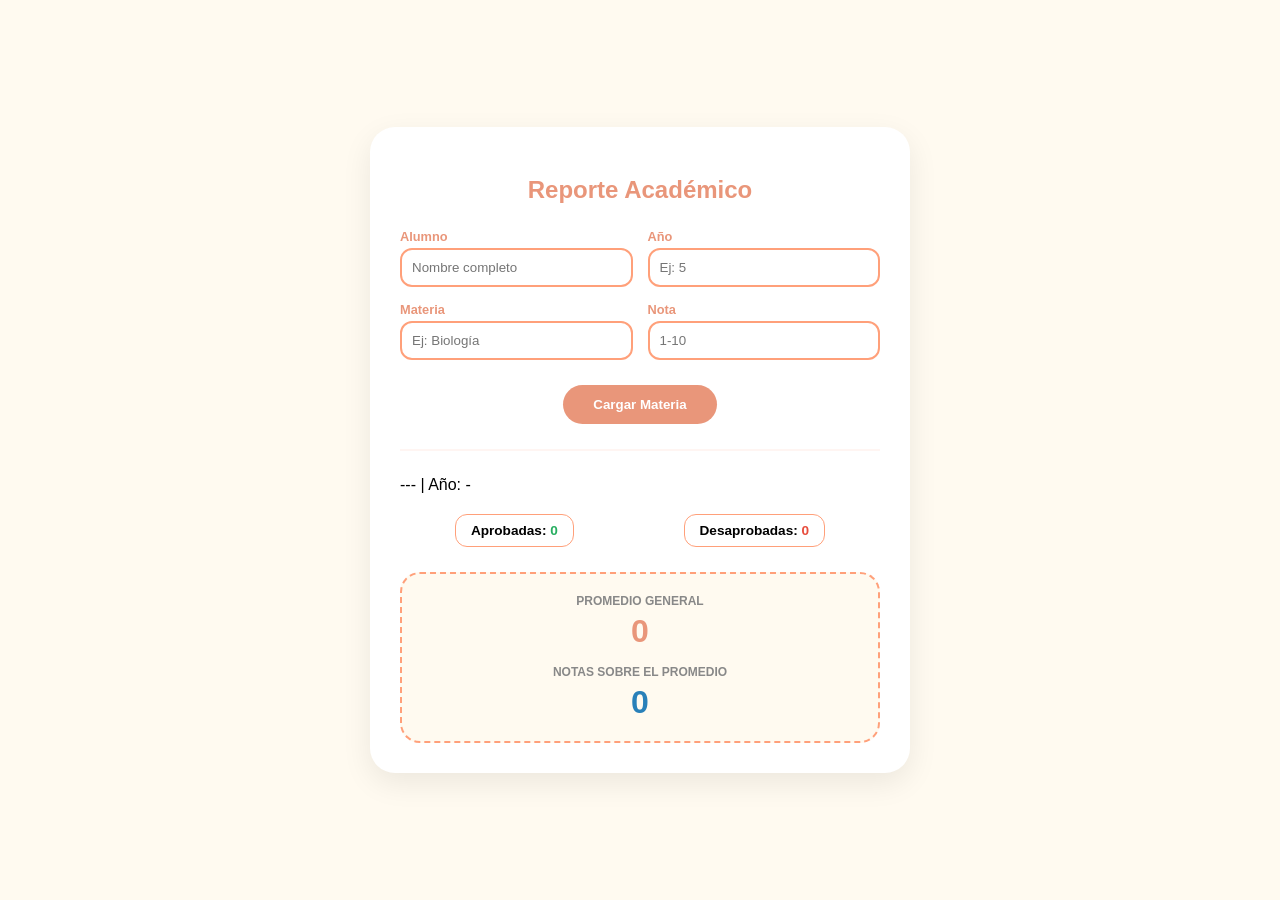
<file: index.html>
<!DOCTYPE html>
<html lang="es">
<head>
    <meta charset="UTF-8">
    <meta name="viewport" content="width=device-width, initial-scale=1.0">
    <title>Estado de Materias</title>
    <link rel="stylesheet" href="style.css">
</head>
<body>

    <div class="card">
        <h2>Reporte Académico</h2>

        <div class="form-grid">
            <div class="campo">
                <label>Alumno</label>
                <input type="text" id="alumno" placeholder="Nombre completo">
            </div>
            <div class="campo">
                <label>Año</label>
                <input type="number" id="anio" min="1" max="6" placeholder="Ej: 5">
            </div>
            <div class="campo">
                <label>Materia</label>
                <input type="text" id="matNom" placeholder="Ej: Biología">
            </div>
            <div class="campo">
                <label>Nota</label>
                <input type="number" id="matNota" min="1" max="10" placeholder="1-10">
            </div>
            <div class="boton-centro">
                <button onclick="procesar()">Cargar Materia</button>
            </div>
        </div>

        <hr>

        <div class="resultados-box">
            <div class="info-header">
                <span id="outAlumno">---</span> | Año: <span id="outAnio">-</span>
            </div>
            
            <ul id="listaCompleta" class="lista-materias"></ul>

            <div class="contadores">
                <div class="cont-box">Aprobadas: <span id="contA">0</span></div>
                <div class="cont-box">Desaprobadas: <span id="contD">0</span></div>
            </div>

            <div class="estadisticas-centradas">
                <div class="stat-card">
                    <span class="stat-label">Promedio General</span>
                    <span id="promedio" class="stat-value">0</span>
                </div>
                <div class="stat-card">
                    <span class="stat-label">Notas sobre el promedio</span>
                    <span id="contMayor" class="stat-value">0</span>
                </div>
            </div>
        </div>
    </div>

    <script>
        let materias = []; // Ahora guardamos objetos para ordenar fácilmente
        let todasLasNotas = [];

        function procesar() {
            let alumno = document.getElementById("alumno").value;
            let anio = document.getElementById("anio").value;
            let nombreMat = document.getElementById("matNom").value;
            let notaMat = parseFloat(document.getElementById("matNota").value);

            if (alumno == "" || anio == "" || nombreMat == "" || isNaN(notaMat)) {
                alert("Por favor, completá todos los campos.");
                return;
            }

            materias.push({ nombre: nombreMat, nota: notaMat, recuperado: false });
            todasLasNotas.push(notaMat);
            
            renderizar();
            actualizarEstadisticas();

            document.getElementById("outAlumno").textContent = alumno;
            document.getElementById("outAnio").textContent = anio;
            document.getElementById("matNom").value = "";
            document.getElementById("matNota").value = "";
            document.getElementById("matNom").focus();
        }

        function renderizar() {
            let lista = document.getElementById("listaCompleta");
            lista.innerHTML = "";
            let totalA = 0;
            let totalD = 0;

            // Orden alfabético
            materias.sort((a, b) => a.nombre.localeCompare(b.nombre));

            materias.forEach(m => {
                let li = document.createElement("li");
                let esAprobada = m.nota >= 7;
                if (esAprobada) totalA++; else totalD++;

                li.className = esAprobada ? "fila-aprobada" : "fila-desaprobada";
                li.innerHTML = `
                    <span><b>${m.nombre}</b> (${m.nota}) ${m.recuperado ? '<small class="rec-label">(recuperado)</small>' : ''}</span>
                    <div>
                        <span class="status-tag ${esAprobada ? 'tag-aprobada' : 'tag-desaprobada'}">
                            ${esAprobada ? 'Aprobada' : 'Desaprobada'}
                        </span>
                        ${!esAprobada ? `<button class="btn-edit" onclick="recuperar('${m.nombre}')">✎</button>` : ''}
                    </div>
                `;
                lista.appendChild(li);
            });

            document.getElementById("contA").textContent = totalA;
            document.getElementById("contD").textContent = totalD;
        }

        function recuperar(nombre) {
            let nuevaNota = prompt("Nueva nota (1-10):");
            if (nuevaNota !== null) {
                let notaNum = parseFloat(nuevaNota);
                if (notaNum >= 1 && notaNum <= 10) {
                    let m = materias.find(mat => mat.nombre === nombre);
                    let index = todasLasNotas.indexOf(m.nota);
                    
                    todasLasNotas[index] = notaNum;
                    m.nota = notaNum;
                    m.recuperado = true;

                    renderizar();
                    actualizarEstadisticas();
                }
            }
        }

        function actualizarEstadisticas() {
            let suma = todasLasNotas.reduce((a, b) => a + b, 0);
            let prom = suma / todasLasNotas.length;
            let mayores = todasLasNotas.filter(n => n > prom).length;
            document.getElementById("promedio").textContent = prom.toFixed(2);
            document.getElementById("contMayor").textContent = mayores;
        }
    </script>
</body>
</html>
</file>
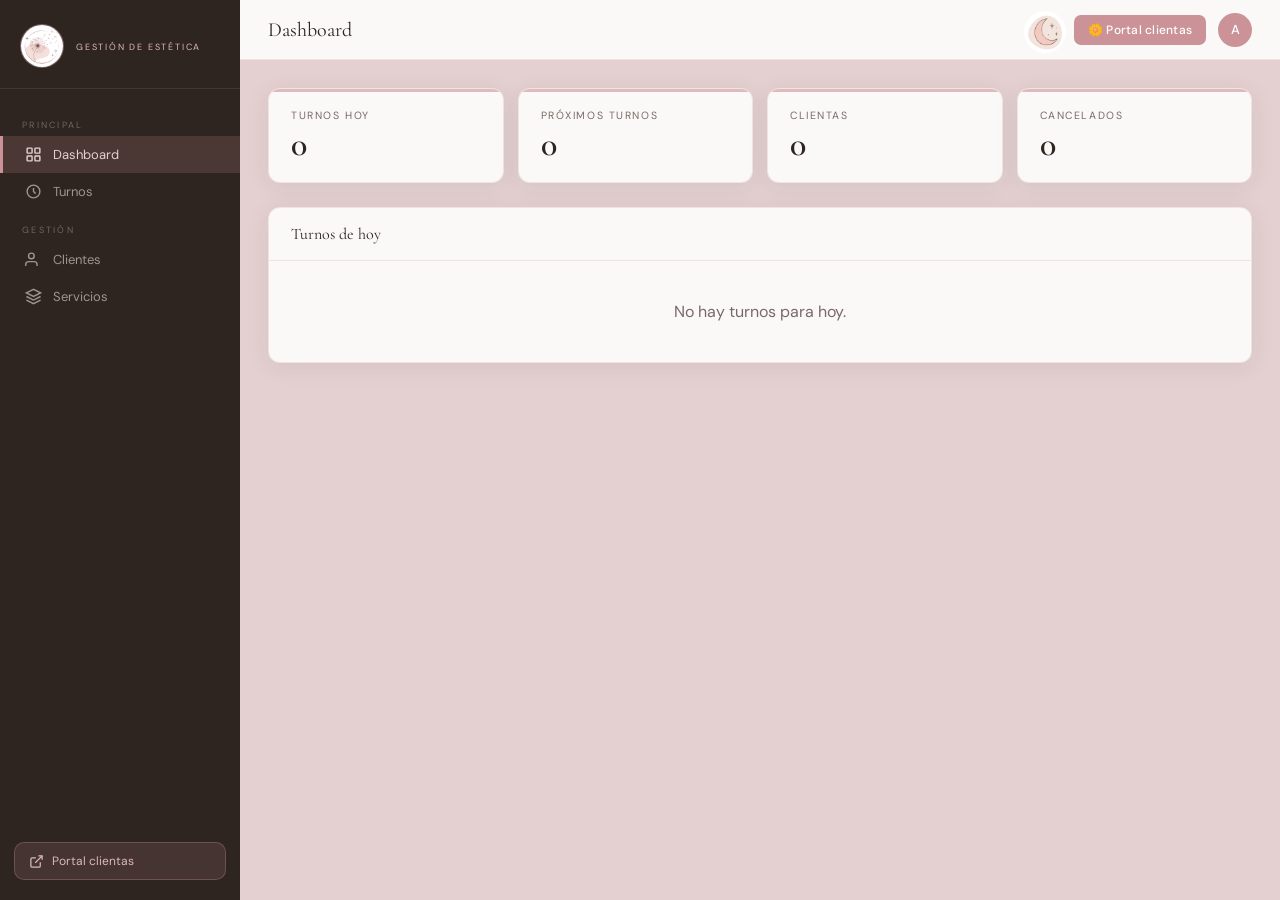
<file: admin.html>
<!DOCTYPE html>
<html lang="es">
<head>
<meta charset="UTF-8">
<meta name="viewport" content="width=device-width, initial-scale=1.0">
<title>Dandelión Estética — Administración</title>
<link href="https://fonts.googleapis.com/css2?family=Cormorant+Garamond:ital,wght@0,300;0,400;0,600;1,300;1,400;1,600&family=Jost:wght@300;400;500&family=DM+Sans:wght@300;400;500&display=swap" rel="stylesheet">
<link rel="stylesheet" href="styles.css">
</head>
<body data-sin-pie>

<div class="page active" id="pageAdmin" style="flex-direction:row;">
  <aside class="sidebar">
    <div class="sidebar-logo">
      <div class="logo-circle-sidebar">
        <svg width="30" height="30" viewBox="0 0 120 130" fill="none" xmlns="http://www.w3.org/2000/svg">
          <path d="M55 125 Q52 90 58 65" stroke="#deb8bc" stroke-width="2.5" stroke-linecap="round" fill="none"/>
          <line x1="58" y1="65" x2="58" y2="30" stroke="#deb8bc" stroke-width="1.8" stroke-linecap="round"/>
          <line x1="58" y1="65" x2="82" y2="35" stroke="#deb8bc" stroke-width="1.8" stroke-linecap="round"/>
          <line x1="58" y1="65" x2="88" y2="52" stroke="#deb8bc" stroke-width="1.8" stroke-linecap="round"/>
          <line x1="58" y1="65" x2="85" y2="70" stroke="#deb8bc" stroke-width="1.8" stroke-linecap="round"/>
          <line x1="58" y1="65" x2="35" y2="84" stroke="#deb8bc" stroke-width="1.8" stroke-linecap="round"/>
          <line x1="58" y1="65" x2="28" y2="68" stroke="#deb8bc" stroke-width="1.8" stroke-linecap="round"/>
          <line x1="58" y1="65" x2="30" y2="50" stroke="#deb8bc" stroke-width="1.8" stroke-linecap="round"/>
          <circle cx="58" cy="27" r="4" stroke="#deb8bc" stroke-width="1.5" fill="none"/>
          <circle cx="83" cy="31" r="4" stroke="#deb8bc" stroke-width="1.5" fill="none"/>
          <circle cx="90" cy="49" r="4" stroke="#deb8bc" stroke-width="1.5" fill="none"/>
          <circle cx="87" cy="68" r="4" stroke="#deb8bc" stroke-width="1.5" fill="none"/>
          <circle cx="33" cy="86" r="4" stroke="#deb8bc" stroke-width="1.5" fill="none"/>
          <circle cx="24" cy="70" r="4" stroke="#deb8bc" stroke-width="1.5" fill="none"/>
          <circle cx="26" cy="47" r="4" stroke="#deb8bc" stroke-width="1.5" fill="none"/>
        </svg>
      </div>
      <div class="sidebar-logo-text">
        <div class="logo-name"></div>
        <div class="logo-tag">Gestión de Estética</div>
      </div>
    </div>
    <nav class="sidebar-nav">
      <div class="nav-section-label">Principal</div>
      <div class="nav-item active" onclick="showAdminSection('dashboard',this)">
        <svg class="nav-icon" fill="none" stroke="currentColor" viewBox="0 0 24 24"><rect x="3" y="3" width="7" height="7" rx="1" stroke-width="2"/><rect x="14" y="3" width="7" height="7" rx="1" stroke-width="2"/><rect x="3" y="14" width="7" height="7" rx="1" stroke-width="2"/><rect x="14" y="14" width="7" height="7" rx="1" stroke-width="2"/></svg>
        <span>Dashboard</span>
      </div>
      <div class="nav-item" onclick="showAdminSection('turnos',this)">
        <svg class="nav-icon" fill="none" stroke="currentColor" viewBox="0 0 24 24"><circle cx="12" cy="12" r="9" stroke-width="2"/><polyline points="12 7 12 12 15 15" stroke-width="2"/></svg>
        <span>Turnos</span>
      </div>
      <div class="nav-section-label">Gestión</div>
      <div class="nav-item" onclick="showAdminSection('clientes',this)">
        <svg class="nav-icon" fill="none" stroke="currentColor" viewBox="0 0 24 24"><path d="M17 21v-2a4 4 0 0 0-4-4H5a4 4 0 0 0-4 4v2" stroke-width="2"/><circle cx="9" cy="7" r="4" stroke-width="2"/></svg>
        <span>Clientes</span>
      </div>
      <div class="nav-item" onclick="showAdminSection('servicios',this)">
        <svg class="nav-icon" fill="none" stroke="currentColor" viewBox="0 0 24 24"><path d="M12 2L2 7l10 5 10-5-10-5z" stroke-width="2"/><path d="M2 17l10 5 10-5" stroke-width="2"/><path d="M2 12l10 5 10-5" stroke-width="2"/></svg>
        <span>Servicios</span>
      </div>
    </nav>
    <div class="portal-link" onclick="goToClientPage()">
      <svg width="15" height="15" fill="none" stroke="currentColor" viewBox="0 0 24 24"><path d="M18 13v6a2 2 0 0 1-2 2H5a2 2 0 0 1-2-2V8a2 2 0 0 1 2-2h6" stroke-width="2"/><polyline points="15 3 21 3 21 9" stroke-width="2"/><line x1="10" y1="14" x2="21" y2="3" stroke-width="2"/></svg>
      <span>Portal clientas</span>
    </div>
  </aside>
  <div class="admin-main">
    <header class="topbar">
      <h1 class="page-title" id="adminPageTitle">Dashboard</h1>
      <div class="topbar-right">
        <button class="theme-btn" onclick="toggleTheme()"><img class="ico-img" src="imagenes/iconos Dandelion/luna.png" alt></button>
        <button class="btn btn-primary" style="font-size:12px;padding:7px 14px;" onclick="goToClientPage()">🌼 Portal clientas</button>
        <div class="avatar">A</div>
      </div>
    </header>
    <div class="admin-content">
      <div class="admin-section active" id="as-dashboard">
        <div class="stats-grid">
          <div class="stat-card"><div class="stat-label">Turnos hoy</div><div class="stat-value" id="statHoy">0</div></div>
          <div class="stat-card"><div class="stat-label">Próximos turnos</div><div class="stat-value" id="statProx">0</div></div>
          <div class="stat-card"><div class="stat-label">Clientas</div><div class="stat-value" id="statClientas">0</div></div>
          <div class="stat-card"><div class="stat-label">Cancelados</div><div class="stat-value" id="statCanc">0</div></div>
        </div>
        <div class="card">
          <div class="card-header"><span class="card-title">Turnos de hoy</span></div>
          <div class="card-body">
            <div class="appt-list" id="adminApptList"></div>
          </div>
        </div>
      </div>
      <div class="admin-section" id="as-turnos">
        <div class="card">
          <table class="data-table">
            <thead><tr><th>#ID</th><th>Fecha y hora</th><th>Cliente</th><th>Servicio</th><th>Profesional</th><th>Estado</th></tr></thead>
            <tbody id="adminTurnosTbody"></tbody>
          </table>
        </div>
      </div>
      <div class="admin-section" id="as-clientes">
        <div class="card">
          <table class="data-table">
            <thead><tr><th>Nombre</th><th>Teléfono</th><th>Turnos</th><th>Último turno</th></tr></thead>
            <tbody id="adminClientesTbody"></tbody>
          </table>
        </div>
      </div>
      <div class="admin-section" id="as-servicios">
        <div id="catalogoRoot"></div>
      </div>
    </div>
  </div>
</div>

<div class="adm-modal" id="modalAdmin"><div class="adm-modal-box" id="modalAdminBox"></div></div>

<script src="js/config.js"></script>
<script src="js/estado.js"></script>
<script src="js/componentes.js"></script>
<script src="js/comunes.js"></script>
<script src="js/admin.js"></script>
</body>
</html>
</file>
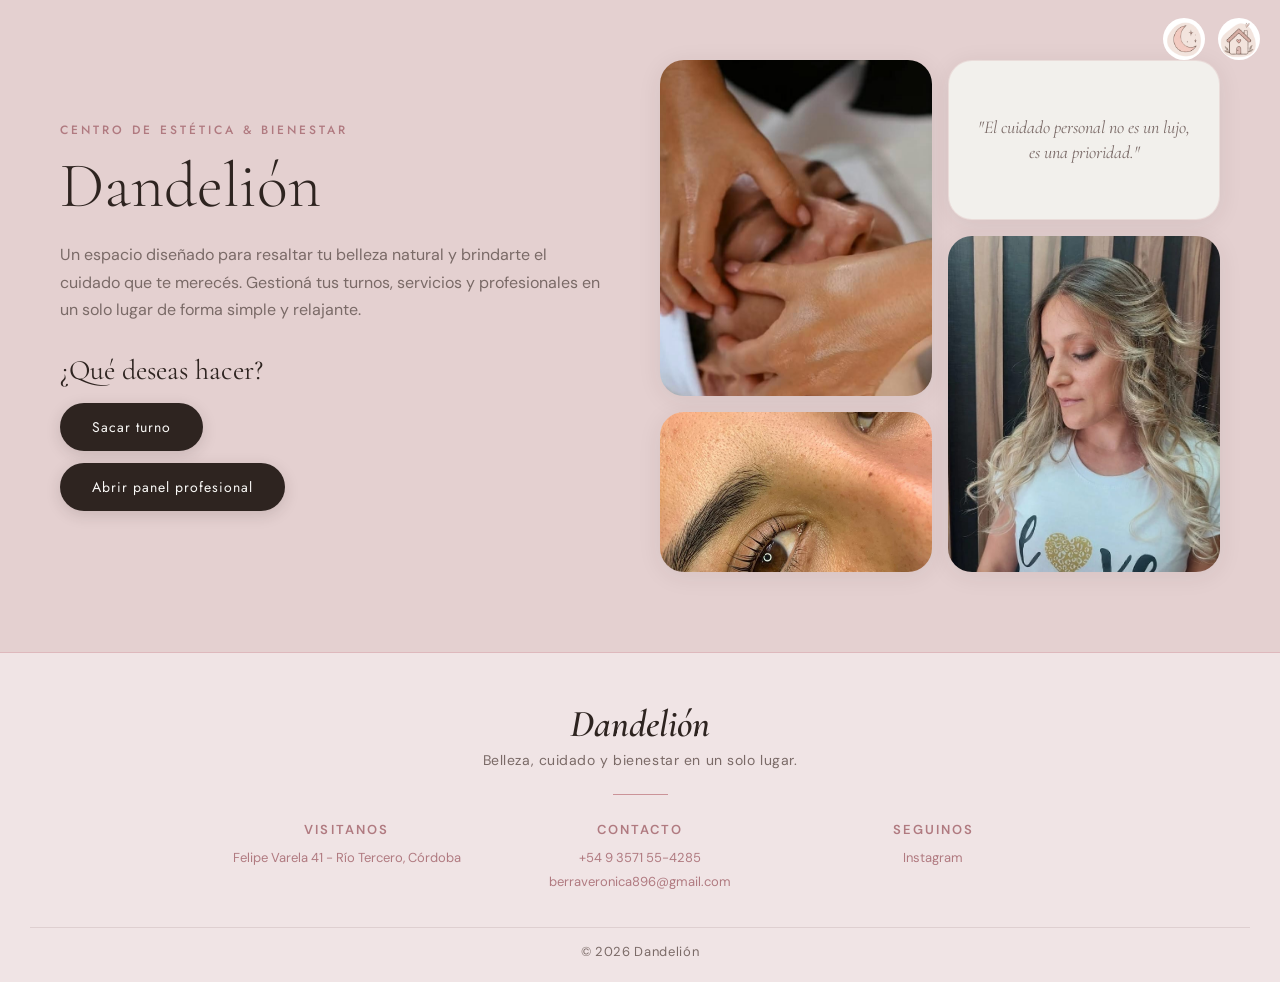
<file: inicio.html>
<!DOCTYPE html>
<html lang="es">
<head>
<meta charset="UTF-8">
<meta name="viewport" content="width=device-width, initial-scale=1.0">
<title>Dandelión Estética</title>
<link href="https://fonts.googleapis.com/css2?family=Cormorant+Garamond:ital,wght@0,300;0,400;0,600;1,300;1,400;1,600&family=Jost:wght@300;400;500&family=DM+Sans:wght@300;400;500&display=swap" rel="stylesheet">
<link rel="stylesheet" href="styles.css">
</head>
<body>

  <a href="inicio.html" class="home-btn" title="Volver al inicio"><img class="ico-img" src="imagenes/iconos Dandelion/casa.png" alt></a>
  <button class="theme-btn" onclick="toggleTheme()"><img class="ico-img" src="imagenes/iconos Dandelion/luna.png" alt></button>

<section class="welcome-hero">
  <div class="hero-content">
    <span class="hero-subtitle">Centro de Estética & Bienestar</span>
    <h1 class="hero-title">Dandelión</h1>
    <p class="hero-description">
      Un espacio diseñado para resaltar tu belleza natural y brindarte el cuidado que te merecés. 
      Gestioná tus turnos, servicios y profesionales en un solo lugar de forma simple y relajante.
    </p>
        <h2 class="hero-question">¿Qué deseas hacer?</h2>
    <div class="hero-actions">
      <a href="datos.html" class="hero-btn">Sacar turno</a>
      <button type="button" class="hero-btn" data-login onclick="openLogin()">Abrir panel profesional</button>
    </div>
  </div>
  
  <div class="hero-gallery">
  <div class="gallery-item large">
    <img src="imagenes/dermatologia/masaje_facial.jpg" alt="Masajes">
  </div>
  <div class="gallery-item text-card">
    <p class="card-quote">"El cuidado personal no es un lujo, es una prioridad."</p>
  </div>
  <div class="gallery-item tall">
    <img src="imagenes/peluqueria/balayage6.jpg" alt="Detalles Naturales">
  </div>
  <div class="gallery-item">
    <img src="imagenes/lashista/lifting.jpeg" alt="Maquillaje">
  </div>
</section>

<script src="js/config.js"></script>
<script src="js/estado.js"></script>
<script src="js/componentes.js"></script>
<script src="js/comunes.js"></script>
</body>
</html>
</file>
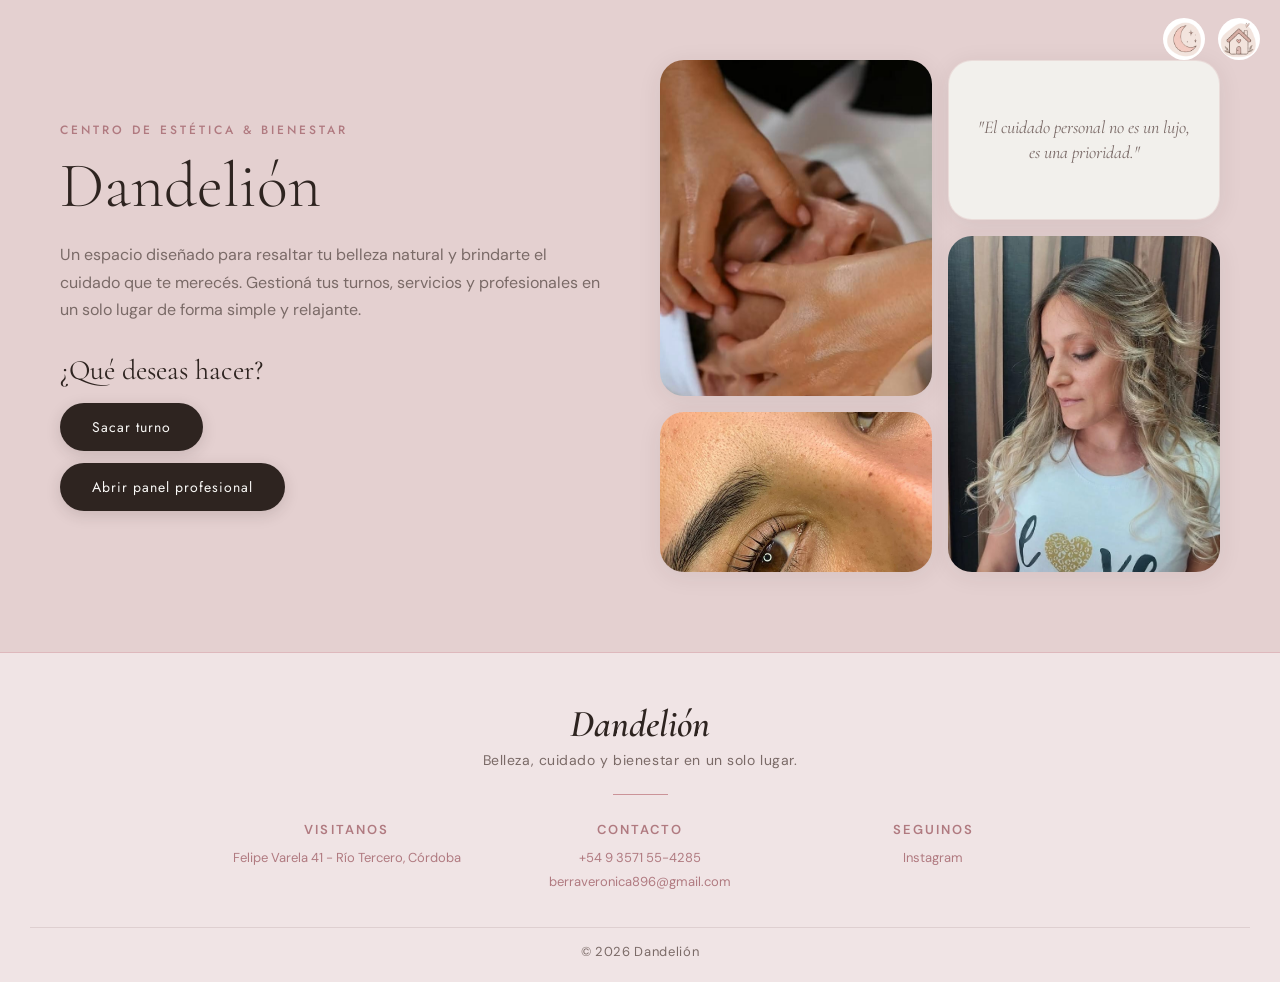
<file: profesional.html>
<!DOCTYPE html>
<html lang="es">
<head>
<meta charset="UTF-8">
<meta name="viewport" content="width=device-width, initial-scale=1.0">
<title>Dandelión Estética — Panel profesional</title>
<link href="https://fonts.googleapis.com/css2?family=Cormorant+Garamond:ital,wght@0,300;0,400;0,600;1,300;1,400;1,600&family=Jost:wght@300;400;500&family=DM+Sans:wght@300;400;500&display=swap" rel="stylesheet">
<link rel="stylesheet" href="styles.css">
</head>
<body>

<div class="page active" id="pagePro">
  <div class="pro-topbar">
    <div class="pro-topbar-left">
      <div class="pro-avatar-sm" id="proAvatarTop"></div>
      <div>
        <div class="pro-topbar-name" id="proNameTop">—</div>
        <div class="pro-topbar-tag" id="proTagTop">—</div>
      </div>
    </div>
    <div class="pro-topbar-right">
      <a href="inicio.html" class="home-btn" title="Volver al inicio"><img class="ico-img" src="imagenes/iconos Dandelion/casa.png" alt></a>
      <button class="theme-btn" onclick="toggleTheme()"><img class="ico-img" src="imagenes/iconos Dandelion/luna.png" alt></button>
    </div>
  </div>

  <!-- Tabs -->
  <div class="pro-tabs">
    <div class="pro-tab active" onclick="proSwitchTab('calendar',this)">📅 Turnos</div>
    <div class="pro-tab" onclick="proSwitchTab('schedule',this)">🕐 Mi horario</div>
  </div>

  <div class="pro-content">
    <!-- TAB: CALENDAR -->
    <div class="pro-tab-content active" id="proTabCalendar">
      <div class="svc-tabs" id="proSvcTabs"></div>
      <div class="pro-cal-card">
        <div class="pro-cal-header">
          <div class="pro-cal-title" id="proCalSvcTitle">Calendario</div>
          <div class="pro-cal-nav">
            <button class="pro-cal-nav-btn" onclick="proCalPrev()">&#8249;</button>
            <div class="pro-cal-month" id="proCalMonth"></div>
            <button class="pro-cal-nav-btn" onclick="proCalNext()">&#8250;</button>
          </div>
        </div>
        <div class="pro-cal-body">
          <div class="pro-cal-weekdays">
            <div class="pro-cal-wd">Do</div><div class="pro-cal-wd">Lu</div><div class="pro-cal-wd">Ma</div>
            <div class="pro-cal-wd">Mi</div><div class="pro-cal-wd">Ju</div><div class="pro-cal-wd">Vi</div><div class="pro-cal-wd">Sá</div>
          </div>
          <div class="pro-cal-days" id="proCalDays"></div>
          <div class="pro-day-panel" id="proDayPanel">
            <div class="pro-day-panel-header">
              <div class="pro-day-panel-title" id="proDayPanelTitle">Turnos del día</div>
              <div class="pro-day-panel-actions">
                <button class="btn btn-danger" id="proBlockDayBtn" onclick="proBlockDay()" style="font-size:12px;padding:6px 12px;">🚫 Bloquear día</button>
                <button class="btn btn-outline" style="font-size:12px;padding:6px 12px;" onclick="document.getElementById('proDayPanel').classList.remove('open')">Cerrar</button>
              </div>
            </div>
            <div class="pro-slot-list" id="proSlotList"></div>
          </div>
        </div>
      </div>
    </div>

    <!-- TAB: SCHEDULE -->
    <div class="pro-tab-content" id="proTabSchedule">
      <div class="schedule-card">
        <div class="schedule-header">
          <div class="schedule-title">Mi horario de trabajo</div>
          <p style="font-size:12px;color:var(--ink-light);margin-top:4px;">Configurá los días y horas en que trabajás. Los clientes solo podrán reservar en estos horarios.</p>
        </div>
        <div class="schedule-body" id="scheduleBody"></div>
        <div style="padding:0 22px 22px;">
          <button class="schedule-save-btn" onclick="proSaveSchedule()">Guardar horario ✓</button>
        </div>
      </div>

      <div class="block-section">
        <div class="schedule-header" style="padding:18px 22px;border-bottom:1px solid var(--border);">
          <div class="schedule-title">Días u horarios bloqueados</div>
          <p style="font-size:12px;color:var(--ink-light);margin-top:4px;">Bloqueá fechas específicas o rangos horarios en los que no vas a estar disponible.</p>
        </div>
        <div class="blocked-list" id="blockedList"></div>
        <div class="add-block-form">
          <div class="add-block-group">
            <label class="add-block-label">Fecha</label>
            <input type="date" class="schedule-time-input" id="blockDate" style="width:100%;">
          </div>
          <div class="add-block-group">
            <label class="add-block-label">Motivo (opcional)</label>
            <input type="text" class="schedule-time-input" id="blockReason" placeholder="Ej: Vacaciones" style="width:100%;">
          </div>
          <button class="btn btn-primary" onclick="proAddBlock()" style="height:36px;white-space:nowrap;">+ Bloquear</button>
        </div>
      </div>
    </div>
  </div>
</div>

<div class="adm-modal" id="modalCliente"><div class="adm-modal-box" id="modalClienteBox"></div></div>

<script src="js/config.js"></script>
<script src="js/estado.js"></script>
<script src="js/componentes.js"></script>
<script src="js/comunes.js"></script>
<script src="js/profesional.js"></script>
</body>
</html>
</file>
<file: style.css>
body { background-color: #fffaf0; font-family: 'Segoe UI', sans-serif; display: flex; justify-content: center; align-items: center; min-height: 100vh; margin: 0; }
.card { background: white; padding: 30px; border-radius: 25px; box-shadow: 0 10px 30px rgba(0,0,0,0.08); width: 100%; max-width: 480px; }
h2 { color: #E9967A; text-align: center; margin-bottom: 25px; }

.form-grid { display: grid; grid-template-columns: 1fr 1fr; gap: 15px; }
.campo { display: flex; flex-direction: column; }
label { font-size: 0.8em; color: #E9967A; font-weight: bold; margin-bottom: 4px; }
input { padding: 10px; border: 2px solid #FFA07A; border-radius: 12px; outline: none; }
.boton-centro { grid-column: span 2; display: flex; justify-content: center; margin-top: 10px; }
button { background-color: #E9967A; color: white; border: none; padding: 12px 30px; border-radius: 50px; font-weight: bold; cursor: pointer; transition: 0.3s; }
button:hover { background-color: #FFA07A; }
hr { border: 0; border-top: 2px solid #fff5f2; margin: 25px 0; }

.lista-materias { list-style: none; padding: 0; margin-bottom: 20px; }
.lista-materias li { display: flex; justify-content: space-between; align-items: center; padding: 12px 10px; border-bottom: 1px solid #fff5f2; }
.rec-label { color: #E9967A; font-style: italic; margin-left: 5px; }

.contadores { display: flex; justify-content: space-around; margin-bottom: 15px; }
.cont-box { background: #fff; border: 1px solid #FFA07A; padding: 8px 15px; border-radius: 12px; font-size: 0.85em; font-weight: bold; }

.estadisticas-centradas { display: flex; flex-direction: column; align-items: center; gap: 15px; margin-top: 25px; padding: 20px; background-color: #fffaf0; border-radius: 20px; border: 2px dashed #FFA07A; }
.stat-card { display: flex; flex-direction: column; align-items: center; gap: 5px; }
.stat-label { font-size: 0.75em; color: #888; text-transform: uppercase; font-weight: bold; }
.stat-value { font-size: 2em; font-weight: 800; }

#contA { color: #27ae60; }
#contD { color: #e74c3c; }
#promedio { color: #E9967A; }
#contMayor { color: #2980b9; }

.status-tag { padding: 4px 12px; border-radius: 20px; font-size: 0.75em; font-weight: bold; color: white; }
.tag-aprobada { background-color: #27ae60; }
.tag-desaprobada { background-color: #e74c3c; }
.btn-edit { background-color: #FFA07A; border: none; color: white; padding: 5px 10px; border-radius: 8px; cursor: pointer; margin-left: 10px; }
</file>
<file: styles.css>
:root {
  --cream:#e4d0d0;;
  --rose: #cb9398;
  --rose-dark: #b07a80;
  --rose-light: #deb8bc;
  --rose-pale: #f0e4e5;
  --ink: #2e2420;
  --ink-light: #7a6a67;
  --white: #faf9f7;
  --card: #f2f0ec;
  --border: rgba(203,147,152,0.22);
  --shadow: 0 4px 24px rgba(46,36,32,0.08);
  --shadow-lg: 0 12px 48px rgba(46,36,32,0.13);
  --green: #5a8a5a;
  --green-pale: rgba(138,170,138,0.15);
  --red: #a04040;
  --red-pale: rgba(180,80,80,0.1);
  --amber: #8a6a20;
  --amber-pale: rgba(200,170,100,0.1);
}

body.dark-mode {
  --cream: #171514;
  --rose: #cb9398;
  --rose-dark: #deb8bc;
  --rose-light: #8d6b6f;
  --rose-pale: #2a2324;

  --ink: #f5f1ed;
  --ink-light: #b8aca8;

  --white: #211d1b;
  --card: #2a2523;

  --border: rgba(222,184,188,0.15);

  --shadow: 0 4px 24px rgba(0,0,0,.35);
  --shadow-lg: 0 12px 48px rgba(0,0,0,.45);
}

* { margin:0; padding:0; box-sizing:border-box; }
body { font-family:'DM Sans',sans-serif; background:var(--cream); color:var(--ink); min-height:100vh; overflow-x:hidden; }
.page { display:none; min-height:100vh; }
.page.active { display:flex; flex-direction:column; }
.logo-circle { width:48px; height:48px; border-radius:50%; background:var(--rose-pale); border:1.5px solid rgba(203,147,152,0.35); display:flex; align-items:center; justify-content:center; flex-shrink:0; overflow:hidden; }
.logo-circle-lg { width:90px; height:90px; border-radius:50%; background:var(--rose-pale); border:2px solid rgba(203,147,152,0.4); display:flex; align-items:center; justify-content:center; margin:0 auto 16px; }

#pageAdmin { flex-direction:row; }
.sidebar { width:240px; min-height:100vh; background:var(--ink); display:flex; flex-direction:column; position:fixed; left:0; top:0; bottom:0; z-index:100; }
.sidebar-logo { padding:24px 20px 20px; border-bottom:1px solid rgba(228,226,221,0.1); display:flex; align-items:center; gap:12px; }
.sidebar-logo-text .logo-name { font-family:'Cormorant Garamond',serif; font-size:22px; font-weight:300; letter-spacing:0.1em; color:var(--cream); font-style:italic; line-height:1; }
.sidebar-logo-text .logo-tag { font-size:9px; letter-spacing:0.2em; text-transform:uppercase; color:var(--rose-light); margin-top:2px; }
.logo-circle-sidebar { width:44px; height:44px; border-radius:50%; background:rgba(228,226,221,0.12); border:1.5px solid rgba(203,147,152,0.4); display:flex; align-items:center; justify-content:center; flex-shrink:0; }
.sidebar-nav { flex:1; padding:16px 0; overflow-y:auto; }
.nav-section-label { font-size:9px; letter-spacing:0.25em; text-transform:uppercase; color:rgba(228,226,221,0.35); padding:14px 22px 5px; }
.nav-item { display:flex; align-items:center; gap:11px; padding:10px 22px; cursor:pointer; transition:all 0.2s; border-left:3px solid transparent; color:rgba(228,226,221,0.6); font-size:13px; }
.nav-item:hover { background:rgba(203,147,152,0.12); color:var(--cream); border-left-color:var(--rose); }
.nav-item.active { background:rgba(203,147,152,0.18); color:var(--cream); border-left-color:var(--rose); }
.nav-icon { width:17px; height:17px; flex-shrink:0; }
.portal-link { margin:12px 14px 20px; padding:10px 14px; background:rgba(203,147,152,0.15); border:1px solid rgba(203,147,152,0.3); border-radius:10px; display:flex; align-items:center; gap:8px; cursor:pointer; transition:all 0.2s; color:var(--rose-light); font-size:12px; }
.portal-link:hover { background:rgba(203,147,152,0.25); color:white; }
.admin-main { margin-left:240px; flex:1; display:flex; flex-direction:column; }
.topbar { background:var(--white); border-bottom:1px solid var(--border); padding:0 28px; height:60px; display:flex; align-items:center; justify-content:space-between; position:sticky; top:0; z-index:50; }
.page-title { font-family:'Cormorant Garamond',serif; font-size:20px; font-weight:400; color:var(--ink); }
.topbar-right { display:flex; align-items:center; gap:12px; }
.avatar { width:34px; height:34px; border-radius:50%; background:var(--rose); color:white; font-size:13px; font-weight:500; display:flex; align-items:center; justify-content:center; cursor:pointer; }
.admin-content { padding:28px; flex:1; }
.admin-section { display:none; animation:fadeUp 0.35s ease; }
.admin-section.active { display:block; }
.stats-grid { display:grid; grid-template-columns:repeat(4,1fr); gap:14px; margin-bottom:24px; }
.stat-card { background:var(--white); border-radius:12px; padding:20px 22px; border:1px solid var(--border); box-shadow:var(--shadow); position:relative; overflow:hidden; }
.stat-card::before { content:''; position:absolute; top:0; left:0; right:0; height:3px; background:var(--rose); opacity:0.6; }
.stat-label { font-size:10.5px; letter-spacing:0.15em; text-transform:uppercase; color:var(--ink-light); margin-bottom:6px; }
.stat-value { font-family:'Cormorant Garamond',serif; font-size:34px; font-weight:600; color:var(--ink); line-height:1; }
.stat-sub { font-size:11px; color:var(--rose-dark); margin-top:5px; }
.dash-grid { display:grid; grid-template-columns:2fr 1fr; gap:18px; }
.card { background:var(--white); border-radius:12px; border:1px solid var(--border); box-shadow:var(--shadow); overflow:hidden; }
.card-header { padding:16px 22px; border-bottom:1px solid var(--border); display:flex; align-items:center; justify-content:space-between; }
.card-title { font-family:'Cormorant Garamond',serif; font-size:16px; font-weight:400; color:var(--ink); }
.card-body { padding:18px 22px; }
.appt-list { display:flex; flex-direction:column; gap:9px; }
.appt-item { display:flex; align-items:center; gap:12px; padding:11px 13px; border-radius:8px; border:1px solid var(--border); background:var(--card); transition:box-shadow 0.18s; cursor:pointer; }
.appt-item:hover { box-shadow:var(--shadow); }
.appt-time { font-family:'Cormorant Garamond',serif; font-size:20px; font-weight:400; min-width:50px; text-align:center; line-height:1; }
.appt-time small { display:block; font-size:10px; color:var(--ink-light); font-family:'DM Sans',sans-serif; }
.appt-dot { width:7px; height:7px; border-radius:50%; background:var(--rose); flex-shrink:0; }
.appt-dot.done { background:#8aaa8a; }
.appt-dot.cancelled { background:#c0b0b0; }
.appt-info { flex:1; }
.appt-name { font-weight:500; font-size:13.5px; }
.appt-service { font-size:12px; color:var(--ink-light); }
.appt-prof { font-size:11.5px; color:var(--rose-dark); font-style:italic; }
.badge { display:inline-flex; align-items:center; padding:3px 9px; border-radius:20px; font-size:11px; font-weight:500; }
.badge-confirmed { background:rgba(203,147,152,0.2); color:var(--rose-dark); }
.badge-done { background:rgba(138,170,138,0.2); color:#5a8a5a; }
.badge-cancelled { background:rgba(180,170,170,0.2); color:#8a7a7a; }
.badge-pending { background:rgba(200,170,100,0.2); color:#8a6a20; }
.data-table { width:100%; border-collapse:collapse; }
.data-table th { text-align:left; font-size:10px; letter-spacing:0.15em; text-transform:uppercase; color:var(--ink-light); padding:11px 14px; border-bottom:1.5px solid var(--border); font-weight:500; }
.data-table td { padding:12px 14px; font-size:13px; border-bottom:1px solid rgba(203,147,152,0.1); color:var(--ink); vertical-align:middle; }
.data-table tr:hover td { background:rgba(203,147,152,0.04); }
.data-table tr:last-child td { border-bottom:none; }
.btn { display:inline-flex; align-items:center; gap:7px; padding:8px 16px; border-radius:7px; font-family:'DM Sans',sans-serif; font-size:13px; font-weight:500; cursor:pointer; border:none; transition:all 0.2s; letter-spacing:0.02em; }
.btn-primary { background:var(--rose); color:white; }
.btn-primary:hover { background:var(--rose-dark); box-shadow:0 4px 12px rgba(203,147,152,0.35); }
.btn-outline { background:transparent; color:var(--ink-light); border:1.5px solid var(--border); }
.btn-outline:hover { border-color:var(--rose); color:var(--rose-dark); }
.btn-danger { background:rgba(180,80,80,0.12); color:#a04040; border:1.5px solid rgba(180,80,80,0.25); }
.btn-danger:hover { background:rgba(180,80,80,0.2); }

#pageClient { font-family:'Jost',sans-serif; background:var(--cream); flex-direction:column; }
#pageClient::before { content:''; position:fixed; inset:0; background: radial-gradient(ellipse 80% 60% at 10% 0%,rgba(203,147,152,0.13) 0%,transparent 60%), radial-gradient(ellipse 60% 50% at 90% 100%,rgba(203,147,152,0.10) 0%,transparent 55%); pointer-events:none; z-index:0; }
.home-btn { position:fixed; top:18px; right:20px; z-index:50; width:42px; height:42px; border-radius:50%; background:var(--white); border:1.5px solid var(--border); box-shadow:var(--shadow); display:flex; align-items:center; justify-content:center; cursor:pointer; transition:all 0.2s; color:var(--ink-light); font-size:18px; }
.home-btn:hover { border-color:var(--rose); color:var(--rose-dark); box-shadow:0 4px 16px rgba(203,147,152,0.25); }
.client-header { text-align:center; padding:36px 20px 16px; position:relative; z-index:1; }
.client-brand-wrap { display:flex; align-items:center; justify-content:center; gap:14px; }
.client-brand-text .brand { font-family:'Cormorant Garamond',serif; font-size:38px; font-weight:300; letter-spacing:0.16em; color:var(--ink); font-style:italic; line-height:1; }
.client-brand-text .brand-sub { font-size:10px; letter-spacing:0.28em; text-transform:uppercase; color:var(--rose); margin-top:3px; }
.progress { display:flex; justify-content:center; align-items:center; padding:20px 20px 28px; position:relative; z-index:1; }
.step { display:flex; flex-direction:column; align-items:center; gap:5px; }
.step-dot { width:30px; height:30px; border-radius:50%; border:2px solid var(--border); background:var(--cream); display:flex; align-items:center; justify-content:center; font-size:11.5px; font-weight:500; color:var(--ink-light); transition:all 0.35s; z-index:2; }
.step.active .step-dot { background:var(--rose); border-color:var(--rose); color:white; box-shadow:0 0 0 5px rgba(203,147,152,0.18); }
.step.done .step-dot { background:var(--rose-dark); border-color:var(--rose-dark); color:white; }
.step-label { font-size:9.5px; letter-spacing:0.12em; text-transform:uppercase; color:var(--ink-light); white-space:nowrap; }
.step.active .step-label { color:var(--rose-dark); font-weight:500; }
.step-line { width:50px; height:1.5px; background:var(--border); margin-bottom:18px; transition:background 0.35s; }
.step-line.done { background:var(--rose); }
.client-container { max-width:640px; margin:0 auto; padding:0 18px 60px; position:relative; z-index:1; }
.c-screen { display:none; animation:fadeUp 0.38s ease; }
.c-screen.active { display:block; }
@keyframes fadeUp { from{opacity:0;transform:translateY(18px)} to{opacity:1;transform:none} }
.c-card { background:var(--white); border-radius:18px; border:1px solid var(--border); box-shadow:0 6px 32px rgba(46,36,32,0.07); overflow:hidden; }
.c-card-title { font-family:'Cormorant Garamond',serif; font-size:23px; font-weight:400; color:var(--ink); text-align:center; padding:26px 28px 5px; font-style:italic; }
.c-card-sub { text-align:center; font-size:13px; color:var(--ink-light); padding:0 28px 22px; line-height:1.5; }
.c-form-body { padding:6px 26px 26px; display:flex; flex-direction:column; gap:13px; }
.c-form-row { display:grid; grid-template-columns:1fr 1fr; gap:13px; }
.c-form-group { display:flex; flex-direction:column; gap:5px; }
.c-form-label { font-size:10px; letter-spacing:0.15em; text-transform:uppercase; color:var(--ink-light); font-weight:500; }
.c-form-input { background:var(--cream); border:1.5px solid rgba(203,147,152,0.25); border-radius:9px; padding:11px 15px; font-family:'Jost',sans-serif; font-size:13.5px; color:var(--ink); outline:none; transition:border-color 0.2s,background 0.2s; }
.c-form-input:focus { border-color:var(--rose); background:white; }
.c-form-input::placeholder { color:var(--rose-light); }
.cat-grid { display:grid; grid-template-columns:repeat(2,1fr); gap:12px; padding:10px 24px 26px; }
.cat-btn { background:var(--card); border:1.5px solid var(--border); border-radius:14px; padding:20px 14px; display:flex; flex-direction:column; align-items:center; gap:9px; cursor:pointer; transition:all 0.22s; text-align:center; position:relative; overflow:hidden; }
.cat-btn::before { content:''; position:absolute; inset:0; background:linear-gradient(135deg,rgba(203,147,152,0.08),transparent); opacity:0; transition:opacity 0.22s; }
.cat-btn:hover { border-color:var(--rose); transform:translateY(-2px); box-shadow:0 8px 24px rgba(203,147,152,0.18); }
.cat-btn:hover::before { opacity:1; }
.cat-icon { width:52px; height:52px; border-radius:50%; background:var(--rose-pale); display:flex; align-items:center; justify-content:center; font-size:24px; transition:transform 0.22s; }
.cat-btn:hover .cat-icon { transform:scale(1.08); }
.cat-name { font-family:'Cormorant Garamond',serif; font-size:16px; font-weight:400; color:var(--ink); font-style:italic; }
.cat-desc { font-size:11px; color:var(--ink-light); line-height:1.4; }
.service-list { display:flex; flex-direction:column; gap:9px; padding:10px 24px 24px; }
.service-item { display:flex; align-items:center; justify-content:space-between; gap:12px; padding:14px 16px; border:1.5px solid var(--border); border-radius:12px; cursor:pointer; transition:all 0.2s; background:var(--card); }
.service-item:hover { border-color:var(--rose); background:var(--rose-pale); transform:translateX(3px); }
.service-item.selected { border-color:var(--rose-dark); background:var(--rose-pale); box-shadow:0 0 0 3px rgba(203,147,152,0.15); }
.service-info { flex:1; }
.service-name { font-weight:500; font-size:14px; margin-bottom:2px; }
.service-meta { font-size:11.5px; color:var(--ink-light); }
.service-price { font-family:'Cormorant Garamond',serif; font-size:20px; color:var(--rose-dark); font-weight:600; white-space:nowrap; }
.service-check { width:21px; height:21px; border-radius:50%; border:2px solid var(--border); flex-shrink:0; display:flex; align-items:center; justify-content:center; transition:all 0.18s; font-size:11px; }
.service-item.selected .service-check { background:var(--rose); border-color:var(--rose); color:white; }
/* Multi-service selected bar */
.selected-services-bar { background:var(--rose-pale); border:1px solid rgba(203,147,152,0.3); border-radius:12px; padding:12px 16px; margin:0 24px 12px; display:none; }
.selected-services-bar.visible { display:block; }
.ssb-title { font-size:10px; letter-spacing:0.15em; text-transform:uppercase; color:var(--ink-light); margin-bottom:8px; font-weight:500; }
.ssb-chips { display:flex; flex-wrap:wrap; gap:6px; margin-bottom:8px; }
.ssb-chip { display:inline-flex; align-items:center; gap:5px; background:var(--rose); color:white; border-radius:20px; padding:4px 10px; font-size:11.5px; }
.ssb-chip-remove { cursor:pointer; opacity:0.75; font-size:13px; line-height:1; }
.ssb-chip-remove:hover { opacity:1; }
.ssb-total { font-size:13px; color:var(--ink); font-weight:500; }
.ssb-total span { color:var(--rose-dark); font-family:'Cormorant Garamond',serif; font-size:17px; }
.cal-nav { display:flex; align-items:center; justify-content:space-between; padding:18px 22px 12px; }
.cal-month-title { font-family:'Cormorant Garamond',serif; font-size:21px; font-weight:400; font-style:italic; color:var(--ink); }
.cal-nav-btn { width:32px; height:32px; border-radius:8px; border:1.5px solid var(--border); background:transparent; cursor:pointer; font-size:16px; color:var(--ink-light); display:flex; align-items:center; justify-content:center; transition:all 0.18s; }
.cal-nav-btn:hover { border-color:var(--rose); color:var(--rose-dark); background:var(--rose-pale); }
.cal-grid-wrap { padding:0 16px 4px; }
.cal-weekdays { display:grid; grid-template-columns:repeat(7,1fr); margin-bottom:4px; }
.cal-wd { text-align:center; font-size:10px; letter-spacing:0.08em; text-transform:uppercase; color:var(--ink-light); padding:4px 0; font-weight:500; }
.cal-days { display:grid; grid-template-columns:repeat(7,1fr); gap:3px; }
.cal-day { aspect-ratio:1; border-radius:8px; display:flex; align-items:center; justify-content:center; font-size:13px; cursor:pointer; transition:all 0.18s; position:relative; }
.cal-day.empty { cursor:default; }
.cal-day.past { color:rgba(122,106,103,0.3); cursor:not-allowed; }
.cal-day.available { color:var(--ink); background:var(--card); border:1.5px solid transparent; }
.cal-day.available:hover { background:var(--rose-pale); border-color:var(--rose-light); color:var(--rose-dark); }
.cal-day.selected { background:var(--rose); color:white; font-weight:500; box-shadow:0 4px 10px rgba(203,147,152,0.35); }
.cal-day.today::after { content:''; position:absolute; bottom:3px; left:50%; transform:translateX(-50%); width:4px; height:4px; border-radius:50%; background:var(--rose); }
.cal-day.today.selected::after { background:white; }
.cal-day.blocked { color:rgba(122,106,103,0.25); cursor:not-allowed; background:repeating-linear-gradient(45deg,transparent,transparent 4px,rgba(203,147,152,0.08) 4px,rgba(203,147,152,0.08) 8px); }
.timeslot-section { padding:14px 18px 22px; border-top:1px solid var(--border); }
.timeslot-title { font-size:10.5px; letter-spacing:0.18em; text-transform:uppercase; color:var(--ink-light); margin-bottom:10px; font-weight:500; }
.slots-grid { display:grid; grid-template-columns:repeat(4,1fr); gap:7px; }
.slot { border:1.5px solid var(--border); border-radius:9px; padding:9px 5px; text-align:center; font-size:13px; cursor:pointer; transition:all 0.18s; background:var(--card); }
.slot:hover { border-color:var(--rose); background:var(--rose-pale); color:var(--rose-dark); }
.slot.taken { color:rgba(122,106,103,0.3); cursor:not-allowed; text-decoration:line-through; background:transparent; border-color:rgba(203,147,152,0.1); }
.slot.selected { background:var(--rose); border-color:var(--rose); color:white; box-shadow:0 3px 10px rgba(203,147,152,0.3); }
.summary-box { margin:0 24px 8px; padding:16px 18px; background:var(--rose-pale); border-radius:12px; border:1px solid rgba(203,147,152,0.25); }
.summary-row { display:flex; align-items:flex-start; justify-content:space-between; padding:5px 0; font-size:13px; }
.summary-row+.summary-row { border-top:1px solid rgba(203,147,152,0.15); }
.summary-key { color:var(--ink-light); flex-shrink:0; }
.summary-val { font-weight:500; text-align:right; }
.c-btn-wrap { padding:5px 24px 26px; display:flex; gap:9px; }
.c-btn { flex:1; padding:12px 18px; border-radius:10px; font-family:'Jost',sans-serif; font-size:14px; font-weight:500; letter-spacing:0.03em; cursor:pointer; border:none; transition:all 0.22s; }
.c-btn-back { background:transparent; border:1.5px solid var(--border); color:var(--ink-light); flex:0 0 auto; padding:12px 16px; }
.c-btn-back:hover { border-color:var(--rose); color:var(--rose-dark); }
.c-btn-primary { background:var(--rose); color:white; box-shadow:0 4px 16px rgba(203,147,152,0.3); }
.c-btn-primary:hover { background:var(--rose-dark); transform:translateY(-1px); }
.c-btn-primary:disabled { background:var(--rose-light); cursor:not-allowed; transform:none; box-shadow:none; }
.c-btn-danger { background:rgba(180,80,80,0.12); color:#a04040; border:1.5px solid rgba(180,80,80,0.25); flex:none; padding:12px 16px; border-radius:10px; font-family:'Jost',sans-serif; font-size:13px; cursor:pointer; transition:all 0.2s; }
.c-btn-danger:hover { background:rgba(180,80,80,0.2); }
.c-back-link { display:flex; align-items:center; gap:5px; color:var(--ink-light); font-size:12.5px; cursor:pointer; margin-bottom:14px; transition:color 0.18s; width:fit-content; }
.c-back-link:hover { color:var(--rose-dark); }
.pill { display:inline-flex; align-items:center; gap:5px; background:var(--rose-pale); color:var(--rose-dark); border-radius:20px; padding:4px 12px; font-size:11px; font-weight:500; margin:0 24px 14px; flex-wrap:wrap; }
.success-screen { text-align:center; padding:44px 26px 38px; }
.success-icon { width:76px; height:76px; border-radius:50%; background:var(--rose-pale); display:flex; align-items:center; justify-content:center; font-size:36px; margin:0 auto 18px; animation:popIn 0.5s cubic-bezier(0.34,1.56,0.64,1); }
@keyframes popIn { from{transform:scale(0);opacity:0} to{transform:scale(1);opacity:1} }
.success-title { font-family:'Cormorant Garamond',serif; font-size:28px; font-weight:400; font-style:italic; color:var(--ink); margin-bottom:9px; }
.success-text { font-size:13.5px; color:var(--ink-light); line-height:1.6; margin-bottom:20px; }
.notif-badge { display:inline-flex; align-items:center; gap:7px; background:var(--rose-pale); border:1px solid rgba(203,147,152,0.3); border-radius:20px; padding:7px 16px; font-size:12px; color:var(--rose-dark); margin-bottom:24px; }
.confirm-card { background:var(--card); border-radius:14px; padding:18px; text-align:left; margin-bottom:22px; border:1px solid var(--border); }
.confirm-row { display:flex; align-items:flex-start; gap:9px; padding:7px 0; font-size:13px; }
.confirm-row+.confirm-row { border-top:1px solid var(--border); }
.confirm-icon { font-size:16px; flex-shrink:0; }
.confirm-key { color:var(--ink-light); min-width:80px; font-size:11.5px; flex-shrink:0; }
.confirm-val { font-weight:500; }
.success-actions { display:flex; flex-direction:column; gap:10px; max-width:320px; margin:0 auto; }
/* Cancelled state */
.cancelled-notice { background:rgba(180,80,80,0.08); border:1px solid rgba(180,80,80,0.2); border-radius:12px; padding:16px; text-align:center; margin-bottom:20px; }
.cancelled-notice p { color:#a04040; font-size:13px; }

/* ============================================================ LOGIN MODAL ============================================================ */
#loginOverlay { display:none; position:fixed; inset:0; background:rgba(46,36,32,0.5); z-index:300; align-items:center; justify-content:center; backdrop-filter:blur(4px); }
#loginOverlay.open { display:flex; }
.login-modal { background:var(--white); border-radius:20px; width:380px; max-width:94vw; box-shadow:var(--shadow-lg); animation:modalIn 0.25s ease; overflow:hidden; }
@keyframes modalIn { from{transform:translateY(20px) scale(0.97);opacity:0} to{transform:none;opacity:1} }
.login-header { background:var(--ink); padding:28px 28px 22px; text-align:center; }
.login-header .login-logo { width:56px; height:56px; border-radius:50%; background:rgba(228,226,221,0.1); border:1.5px solid rgba(203,147,152,0.4); display:flex; align-items:center; justify-content:center; margin:0 auto 12px; }
.login-header h2 { font-family:'Cormorant Garamond',serif; font-size:22px; font-weight:300; font-style:italic; color:var(--cream); letter-spacing:0.08em; }
.login-header p { font-size:11px; letter-spacing:0.18em; text-transform:uppercase; color:var(--rose-light); margin-top:4px; }
.login-body { padding:26px 28px 28px; }
.login-err { background:rgba(180,80,80,0.1); border:1px solid rgba(180,80,80,0.3); border-radius:8px; padding:9px 14px; font-size:12.5px; color:#a04040; margin-bottom:14px; display:none; }
.login-err.show { display:block; }
.l-group { display:flex; flex-direction:column; gap:5px; margin-bottom:13px; }
.l-label { font-size:10px; letter-spacing:0.13em; text-transform:uppercase; color:var(--ink-light); font-weight:500; }
.l-input { background:var(--cream); border:1.5px solid rgba(203,147,152,0.25); border-radius:9px; padding:11px 15px; font-family:'DM Sans',sans-serif; font-size:13.5px; color:var(--ink); outline:none; transition:border-color 0.2s,background 0.2s; width:100%; }
.l-input:focus { border-color:var(--rose); background:white; }
.login-btn { width:100%; padding:13px; background:var(--rose); color:white; border:none; border-radius:10px; font-family:'DM Sans',sans-serif; font-size:14px; font-weight:500; cursor:pointer; transition:all 0.2s; margin-top:6px; }
.login-btn:hover { background:var(--rose-dark); box-shadow:0 4px 16px rgba(203,147,152,0.3); }
.login-close { position:absolute; top:14px; right:16px; width:30px; height:30px; border-radius:6px; background:rgba(228,226,221,0.1); border:none; cursor:pointer; font-size:18px; color:rgba(228,226,221,0.6); display:flex; align-items:center; justify-content:center; transition:background 0.18s; }
.login-close:hover { background:rgba(228,226,221,0.2); color:white; }

#pagePro { flex-direction:column; background:var(--cream); font-family:'DM Sans',sans-serif; }
.pro-topbar { background:var(--ink); padding:0 28px; height:60px; display:flex; align-items:center; justify-content:space-between; position:sticky; top:0; z-index:50; }
.pro-topbar-left { display:flex; align-items:center; gap:14px; }
.pro-topbar-name { font-family:'Cormorant Garamond',serif; font-size:19px; font-weight:300; font-style:italic; color:var(--cream); letter-spacing:0.06em; }
.pro-topbar-tag { font-size:10px; letter-spacing:0.18em; text-transform:uppercase; color:var(--rose-light); }
.pro-topbar-right { display:flex; align-items:center; gap:10px; }
.pro-logout { font-size:12px; color:rgba(228,226,221,0.55); cursor:pointer; transition:color 0.18s; letter-spacing:0.04em; background:none; border:none; font-family:'DM Sans',sans-serif; }
.pro-logout:hover { color:var(--rose-light); }
body.dark-mode .pro-logout{
  color: #2a2324 !important;
}
body.dark-mode .pro-logout:hover{
  color: #2e2420 !important;
}
.pro-avatar-sm { width:34px; height:34px; border-radius:50%; display:flex; align-items:center; justify-content:center; font-size:15px; font-weight:600; color:white; font-family:'Cormorant Garamond',serif; }
.pro-tabs { display:flex; border-bottom:1px solid var(--border); background:var(--white); }
.pro-tab { padding:14px 24px; font-size:13px; cursor:pointer; color:var(--ink-light); border-bottom:2px solid transparent; transition:all 0.2s; }
.pro-tab:hover { color:var(--rose-dark); }
.pro-tab.active { color:var(--rose-dark); border-bottom-color:var(--rose); font-weight:500; }
.pro-content { padding:28px; flex:1; max-width:1100px; margin:0 auto; width:100%; }
.pro-tab-content { display:none; }
.pro-tab-content.active { display:block; animation:fadeUp 0.3s ease; }
.svc-tabs { display:flex; gap:8px; flex-wrap:wrap; margin-bottom:22px; }

.svc-tab {
   display: inline-block;
  font-family: 'Jost', sans-serif;
  text-decoration: none;
  background: var(--ink);
  color: var(--white);
  padding: 14px 32px;
  border-radius: 50px;
  font-size: 14px;
  letter-spacing: 1px;
  transition: all 0.3s ease;
  box-shadow: 0 4px 15px rgba(46, 36, 32, 0.15);
}

.svc-tab:hover {
  background: var(--rose);
  transform: translateY(-2px);
  box-shadow: 0 6px 20px rgba(203, 147, 152, 0.3);
}

.svc-tab.active {
  background:var(--rose-dark);
  transform:translateY(-2px);
  box-shadow:0 8px 20px rgba(203,147,152,.4);
}

.svc-tab-icon { font-size:15px; }
.pro-cal-card { background:var(--white); border-radius:14px; border:1px solid var(--border); box-shadow:var(--shadow); overflow:hidden; }
.pro-cal-header { padding:18px 22px; border-bottom:1px solid var(--border); display:flex; align-items:center; justify-content:space-between; }
.pro-cal-title { font-family:'Cormorant Garamond',serif; font-size:18px; font-weight:400; color:var(--ink); }
.pro-cal-nav { display:flex; align-items:center; gap:10px; }
.pro-cal-nav-btn { width:30px; height:30px; border-radius:7px; border:1.5px solid var(--border); background:transparent; cursor:pointer; font-size:15px; color:var(--ink-light); display:flex; align-items:center; justify-content:center; transition:all 0.18s; }
.pro-cal-nav-btn:hover { border-color:var(--rose); color:var(--rose-dark); background:var(--rose-pale); }
.pro-cal-month { font-family:'Cormorant Garamond',serif; font-size:17px; font-style:italic; color:var(--ink); min-width:160px; text-align:center; }
.pro-cal-body { padding:18px 22px; }
.pro-cal-weekdays { display:grid; grid-template-columns:repeat(7,1fr); margin-bottom:6px; }
.pro-cal-wd { text-align:center; font-size:10px; letter-spacing:0.08em; text-transform:uppercase; color:var(--ink-light); padding:4px 0; font-weight:500; }
.pro-cal-days { display:grid; grid-template-columns:repeat(7,1fr); gap:4px; }
.pro-cal-day { border-radius:10px; padding:8px 4px 6px; min-height:80px; border:1.5px solid transparent; background:var(--card); cursor:pointer; transition:all 0.18s; position:relative; overflow:hidden; }
.pro-cal-day.empty { background:transparent; cursor:default; border-color:transparent; }
.pro-cal-day.past { opacity:0.45; cursor:not-allowed; }
.pro-cal-day:not(.empty):not(.past):hover { border-color:var(--rose-light); box-shadow:0 2px 12px rgba(203,147,152,0.15); }
.pro-cal-day.today { border-color:var(--rose) !important; }
.pro-cal-day.day-blocked { background:repeating-linear-gradient(45deg,var(--card),var(--card) 5px,rgba(180,80,80,0.07) 5px,rgba(180,80,80,0.07) 10px); border-color:rgba(180,80,80,0.2) !important; cursor:not-allowed; }
.pro-day-num { font-size:13px; font-weight:500; color:var(--ink-light); padding:0 7px; margin-bottom:4px; display:flex; align-items:center; justify-content:space-between; }
.pro-day-num.is-today { color:var(--rose-dark); font-weight:700; }
.pro-day-dot { width:6px; height:6px; border-radius:50%; background:var(--rose); flex-shrink:0; }
.pro-appt-mini { margin:2px 5px; padding:3px 6px; background:var(--rose); color:white; border-radius:4px; font-size:9.5px; line-height:1.3; cursor:pointer; transition:transform 0.15s; overflow:hidden; white-space:nowrap; text-overflow:ellipsis; }
.pro-appt-mini:hover { transform:scale(1.03); }
.pro-appt-mini.done { background:#8aaa8a; }
.pro-appt-mini.cancelled { background:#b0a8a8; text-decoration:line-through; }
.pro-day-panel { margin-top:18px; background:var(--card); border-radius:12px; border:1px solid var(--border); overflow:hidden; display:none; }
.pro-day-panel.open { display:block; animation:fadeUp 0.25s ease; }
.pro-day-panel-header { padding:13px 18px; background:var(--white); border-bottom:1px solid var(--border); display:flex; align-items:center; justify-content:space-between; gap:10px; flex-wrap:wrap; }
.pro-day-panel-title { font-family:'Cormorant Garamond',serif; font-size:16px; font-weight:400; color:var(--ink); }
.pro-day-panel-actions { display:flex; gap:8px; }
.pro-slot-list { padding:12px 16px; display:flex; flex-direction:column; gap:7px; }
.pro-slot-item { display:flex; align-items:center; gap:11px; padding:10px 13px; border-radius:9px; border:1px solid var(--border); background:var(--white); font-size:13px; }
.pro-slot-item.blocked-slot { background:rgba(180,80,80,0.05); border-color:rgba(180,80,80,0.2); }
.pro-slot-time { font-family:'Cormorant Garamond',serif; font-size:18px; min-width:48px; text-align:center; color:var(--ink); }
.pro-slot-info { flex:1; }
.pro-slot-name { font-weight:500; }
.pro-slot-svc { font-size:11.5px; color:var(--ink-light); }
.pro-slot-free { color:rgba(122,106,103,0.35); font-style:italic; font-size:12.5px; }
.pro-slot-actions { display:flex; gap:5px; }

.schedule-card { background:var(--white); border-radius:14px; border:1px solid var(--border); box-shadow:var(--shadow); overflow:hidden; margin-bottom:18px; }
.schedule-header { padding:18px 22px; border-bottom:1px solid var(--border); }
.schedule-title { font-family:'Cormorant Garamond',serif; font-size:18px; font-weight:400; color:var(--ink); }
.schedule-body { padding:20px 22px; }
.schedule-day-row { display:flex; align-items:center; gap:14px; padding:10px 0; border-bottom:1px solid rgba(203,147,152,0.1); }
.schedule-day-row:last-child { border-bottom:none; }
.schedule-day-name { font-size:13px; font-weight:500; width:90px; flex-shrink:0; }
.schedule-day-name.off { color:var(--ink-light); }
.schedule-toggle { position:relative; width:36px; height:20px; flex-shrink:0; }
.schedule-toggle input { opacity:0; width:0; height:0; position:absolute; }
.schedule-toggle-track { position:absolute; inset:0; background:rgba(203,147,152,0.25); border-radius:20px; cursor:pointer; transition:background 0.2s; }
.schedule-toggle input:checked + .schedule-toggle-track { background:var(--rose); }
.schedule-toggle-thumb { position:absolute; width:14px; height:14px; border-radius:50%; background:white; top:3px; left:3px; transition:left 0.2s; }
.schedule-toggle input:checked ~ .schedule-toggle-thumb { left:19px; }
.schedule-times { display:flex; align-items:center; gap:8px; flex:1; }
.schedule-time-input { background:var(--cream); border:1.5px solid rgba(203,147,152,0.25); border-radius:7px; padding:6px 10px; font-family:'DM Sans',sans-serif; font-size:13px; color:var(--ink); outline:none; width:90px; }
.schedule-time-input:focus { border-color:var(--rose); background:white; }
.schedule-times-sep { color:var(--ink-light); font-size:12px; }
.schedule-break { font-size:12px; color:var(--ink-light); margin-left:auto; display:flex; align-items:center; gap:6px; cursor:pointer; }
.schedule-save-btn { width:100%; padding:12px; background:var(--rose); color:white; border:none; border-radius:10px; font-family:'DM Sans',sans-serif; font-size:14px; font-weight:500; cursor:pointer; transition:all 0.2s; margin-top:6px; }
.schedule-save-btn:hover { background:var(--rose-dark); }
.block-section { background:var(--white); border-radius:14px; border:1px solid var(--border); box-shadow:var(--shadow); overflow:hidden; }
.blocked-list { padding:14px 20px; display:flex; flex-direction:column; gap:8px; }
.blocked-item { display:flex; align-items:center; justify-content:space-between; padding:9px 12px; background:rgba(180,80,80,0.07); border:1px solid rgba(180,80,80,0.18); border-radius:8px; font-size:13px; }
.blocked-item-info { display:flex; flex-direction:column; gap:2px; }
.blocked-item-label { font-weight:500; color:var(--ink); font-size:12.5px; }
.blocked-item-meta { font-size:11px; color:var(--ink-light); }
.add-block-form { padding:14px 20px 18px; border-top:1px solid var(--border); display:grid; grid-template-columns:1fr 1fr auto; gap:10px; align-items:end; }
.add-block-group { display:flex; flex-direction:column; gap:4px; }
.add-block-label { font-size:10px; letter-spacing:0.12em; text-transform:uppercase; color:var(--ink-light); font-weight:500; }

.toast { position:fixed; bottom:22px; right:22px; background:var(--ink); color:var(--cream); border-radius:12px; padding:13px 18px; font-size:12.5px; max-width:290px; box-shadow:0 8px 32px rgba(0,0,0,0.2); z-index:9999; display:flex; align-items:flex-start; gap:9px; transform:translateY(80px); opacity:0; transition:all 0.35s cubic-bezier(0.34,1.56,0.64,1); }
.toast.show { transform:none; opacity:1; }
.toast-icon { font-size:19px; flex-shrink:0; }
.toast-title { font-weight:500; margin-bottom:2px; font-family:'Cormorant Garamond',serif; font-size:15px; }
.toast-body { font-size:12px; color:rgba(228,226,221,0.75); line-height:1.4; }

#cancelAlert {
  display:none; position:fixed; inset:0;
  background:rgba(46,36,32,0.6);
  z-index:500; align-items:center; justify-content:center;
  backdrop-filter:blur(6px);
}
#cancelAlert.open { display:flex; animation:fadeIn 0.25s ease; }
@keyframes fadeIn { from{opacity:0} to{opacity:1} }
.cancel-alert-box {
  background:var(--white); border-radius:24px;
  width:420px; max-width:92vw;
  box-shadow:0 20px 60px rgba(46,36,32,0.25);
  animation:popIn 0.4s cubic-bezier(0.34,1.56,0.64,1);
  overflow:hidden;
}
.cancel-alert-header {
  background:linear-gradient(135deg,#a04040,#c05050);
  padding:32px 28px 24px; text-align:center;
}
.cancel-alert-icon {
  width:80px; height:80px; border-radius:50%;
  background:rgba(255,255,255,0.15);
  display:flex; align-items:center; justify-content:center;
  font-size:40px; margin:0 auto 14px;
  animation:shake 0.5s ease 0.3s;
}
@keyframes shake {
  0%,100%{transform:rotate(0)} 20%{transform:rotate(-8deg)} 40%{transform:rotate(8deg)} 60%{transform:rotate(-5deg)} 80%{transform:rotate(5deg)}
}
.cancel-alert-header h2 {
  font-family:'Cormorant Garamond',serif;
  font-size:26px; font-weight:300; color:white;
  font-style:italic; letter-spacing:0.04em;
}
.cancel-alert-header p {
  font-size:12px; color:rgba(255,255,255,0.75);
  margin-top:6px; letter-spacing:0.08em;
}
.cancel-alert-body { padding:24px 28px; }
.cancel-alert-detail {
  background:var(--rose-pale); border-radius:14px;
  border:1px solid rgba(203,147,152,0.3);
  padding:16px 18px; margin-bottom:20px;
}
.cancel-alert-row { display:flex; align-items:flex-start; gap:10px; padding:6px 0; font-size:13px; }
.cancel-alert-row + .cancel-alert-row { border-top:1px solid rgba(203,147,152,0.15); }
.cancel-alert-key { color:var(--ink-light); min-width:72px; font-size:11.5px; flex-shrink:0; }
.cancel-alert-val { font-weight:500; }
.cancel-alert-msg {
  text-align:center; font-size:13.5px; color:var(--ink-light);
  line-height:1.6; margin-bottom:20px;
}
.cancel-alert-msg strong { color:#a04040; }
.cancel-alert-btn {
  width:100%; padding:14px; border-radius:12px;
  font-family:'DM Sans',sans-serif; font-size:14px; font-weight:500;
  cursor:pointer; border:none; transition:all 0.2s;
  background:var(--rose); color:white;
}
.cancel-alert-btn:hover { background:var(--rose-dark); }

@media(max-width:1024px){ .stats-grid{grid-template-columns:repeat(2,1fr);} .dash-grid{grid-template-columns:1fr;} }
@media(max-width:768px){ .sidebar{width:56px;} .sidebar-logo-text,.nav-section-label,.nav-item span,.portal-link span{display:none;} .nav-item{justify-content:center;padding:13px;} .portal-link{justify-content:center;padding:10px;} .admin-main{margin-left:56px;} .stats-grid{grid-template-columns:1fr 1fr;} .admin-content{padding:16px;} .c-form-row{grid-template-columns:1fr;} .cat-grid{grid-template-columns:1fr;} .slots-grid{grid-template-columns:repeat(3,1fr);} .pro-cal-days{gap:2px;} .pro-cal-day{min-height:60px;} .add-block-form{grid-template-columns:1fr;} }

/* ==========================================================================
   FONDO
   ========================================================================== */

body {
  margin: 0;
  padding: 0;
  background-color: var(--cream);
  background-size: cover;
  background-position: center;
  background-attachment: fixed;
  position: relative;
}

/* Contenedor principal de la presentación */
.welcome-hero {
  display: grid;
  grid-template-columns: 1fr 1fr;
  gap: 40px;
  max-width: 1200px;
  margin: 40px auto 60px auto;
  padding: 20px;
  align-items: center;
}

/* Textos de la presentación */
.hero-content {
  padding-right: 20px;
}
.hero-subtitle {
  font-family: 'Jost', sans-serif;
  text-transform: uppercase;
  letter-spacing: 3px;
  font-size: 12px;
  color: var(--rose-dark);
  font-weight: 500;
  display: block;
  margin-bottom: 12px;
}
.hero-title {
  font-family: 'Cormorant Garamond', serif;
  font-size: 64px;
  font-weight: 300;
  color: var(--ink);
  line-height: 1.1;
  margin-bottom: 20px;
}
.hero-description {
  font-family: 'DM Sans', sans-serif;
  font-size: 16px;
  line-height: 1.7;
  color: var(--ink-light);
  margin-bottom: 30px;
}
.hero-btn {
  display: inline-block;
  font-family: 'Jost', sans-serif;
  text-decoration: none;
  background: var(--ink);
  color: var(--white);
  padding: 14px 32px;
  border-radius: 50px;
  font-size: 14px;
  letter-spacing: 1px;
  transition: all 0.3s ease;
  box-shadow: 0 4px 15px rgba(46, 36, 32, 0.15);
}
.hero-btn:hover {
  background: var(--rose);
  transform: translateY(-2px);
  box-shadow: 0 6px 20px rgba(203, 147, 152, 0.3);
}

/* Galería de imágenes estilo mosaico moderno (Bento) */
.hero-gallery {
  display: grid;
  grid-template-columns: repeat(2, 1fr);
  grid-auto-rows: 160px;
  gap: 16px;
}
.gallery-item {
  border-radius: 24px;
  overflow: hidden;
  box-shadow: var(--shadow);
  transition: transform 0.4s ease;
}
.gallery-item:hover {
  transform: scale(1.02);
}
.gallery-item img {
  width: 100%;
  height: 100%;
  object-fit: cover;
  display: block;
}
/* Tarjeta grande */
.gallery-item.large {
  grid-row: span 2;
}
/* Tarjeta de texto decorativa */
.gallery-item.text-card {
  background: var(--card);
  border: 1px solid var(--border);
  display: flex;
  align-items: center;
  justify-content: center;
  padding: 24px;
  text-align: center;
}
.card-quote {
  font-family: 'Cormorant Garamond', serif;
  font-style: italic;
  font-size: 18px;
  color: var(--ink-light);
  line-height: 1.4;
}

/* Adaptación para celulares */
@media (max-width: 768px) {
  .welcome-hero {
    grid-template-columns: 1fr;
    text-align: center;
    margin: 20px auto;
    gap: 30px;
  }
  .hero-content {
    padding-right: 0;
  }
  .hero-title {
    font-size: 48px;
  }
  .hero-gallery {
    grid-auto-rows: 130px;
  }
}

/* ==========================================================================
   ESTILO PARA EL FORMULARIO CON IMAGEN (SPLIT CARD)
   ========================================================================== */

/* Hace que la tarjeta del formulario se divida en dos partes iguales */
.c-card.split-card {
  display: grid;
  grid-template-columns: 1.2fr 1fr;
  padding: 0; /* Quitamos el padding general para que la imagen toque los bordes */
  overflow: hidden;
  background: var(--card);
}

/* Le devolvemos el espacio interno solo al lado del formulario */
.c-card-form-side {
  padding: 40px;
}

/* Contenedor de la nueva imagen */
.c-card-visual {
  width: 100%;
  height: 100%;
  min-height: 400px;
}

.c-card-visual img {
  width: 100%;
  height: 100%;
  object-fit: cover;
  display: block;
}

/* Adaptación para que en celulares no quede todo apretado */
@media (max-width: 768px) {
  .c-card.split-card {
    grid-template-columns: 1fr;
  }
  .c-card-form-side {
    padding: 24px;
  }
  /* Ocultamos la imagen en celus para que vayan directo al grano a rellenar los datos */
  .c-card-visual {
    display: none;
  }
}

/* ==========================================================================
   IMAGEN DE FONDO DETRÁS DEL FORMULARIO
   ========================================================================== */

#pageClient {
  position: relative; /* Mantiene la transición acá abajo */
  background-image: linear-gradient(rgba(255, 255, 255, 0.2), rgba(255, 255, 255, 0.2)), 
                    url('fondo2.png'); /* Capa casi invisible para que no te cambie los colores de tu foto */
  background-size: cover;
  background-position: center;
  background-attachment: fixed;
  background-repeat: no-repeat;
  padding-top: 60px; 
  padding-bottom: 60px;
}

#pageClient::before {
  content: "";
  position: absolute;
  top: 0;
  left: 0;
  width: 100%;
  height: 90px; /* El alto del degrade suave */
  
  /* USAMOS LA VARIABLE: cambia sola a rosa en modo claro y a negro en modo oscuro */
  background: linear-gradient(to bottom, var(--cream), transparent); 
  
  pointer-events: none;
  z-index: 2;
}

.theme-btn {
  position: fixed;
  top: 18px;
  right: 75px;

  width: 42px;
  height: 42px;

  border: 1px solid var(--border);
  border-radius: 50%;

  background: var(--white);
  color: var(--ink);

  cursor: pointer;
  z-index: 9999;
}

body.dark-mode .c-form-input {
  background: #151212;
  color: #f5f1ed;
  border-color: rgba(222,184,188,.2);
}

body.dark-mode .c-form-input:focus {
  background: #1d1818;
  color: #f5f1ed;
}

/* ==========================================================================
   CAMBIO DE FONDO EN MODO OSCURO (DETRÁS DEL FORMULARIO)
   ========================================================================== */

/* Cuando el body tiene la clase dark, cambiamos la imagen de fondo de pageClient */
body.dark-mode #pageClient,
.dark #pageClient {
  background-image: linear-gradient(rgba(26, 21, 20, 0.7), rgba(26, 21, 20, 0.7)), 
                    url(fondoformsoscuro.png);
  background-size: cover;
  background-position: center;
  background-attachment: fixed;
  background-repeat: no-repeat;
  background-color: #1a1514; /* Fondo oscuro de respaldo */
}


.cat-btn{
  padding:0;
  overflow:hidden;
}

.cat-img{
  width:100%;
  height:140px;
  object-fit:cover;
  display:block;
}

.cat-name{
  margin-top:12px;
}

.cat-name,
.cat-desc{
  padding:0 14px;
}

.cat-desc{
  padding-bottom:14px;
}

.cat-btn{
  background: var(--rose-pale);
  transition: all .25s ease;
}

.cat-btn:hover{
  background: #cb9398;
  border-color: var(--rose);
  transform: translateY(-4px);
  box-shadow: 0 12px 24px rgba(203,147,152,.25);
}

.pass-wrap{
  position:relative;
}

.pass-toggle{
  position:absolute;
  right:12px;
  top:50%;
  transform:translateY(-50%);
  border:none;
  background:none;
  cursor:pointer;
  font-size:16px;
  color:var(--ink-light);
}

.pass-toggle:hover{
  color:var(--rose);
}

body.dark-mode .l-input {
  background: #151212 !important;
  color: #f5f1ed !important;
  border-color: rgba(222,184,188,.2) !important;
}

/* ============================================================
   PANTALLAS 2 Y 3 - CATEGORÍAS Y SERVICIOS
   DISEÑO RESPONSIVE DANDELION
   ============================================================ */

/* Contenedor más ancho para mostrar 2 columnas en PC */
.client-container {
  width: 100%;
  max-width: 1100px;
  margin: 0 auto;
}

/* La pantalla de datos y calendario siguen siendo más angostas */
#cs1 .c-card,
#cs4 .c-card,
#cs5 .c-card {
  max-width: 640px;
  margin: 0 auto;
}


/* ============================================================
   PANTALLA 2 - CATEGORÍAS
   ============================================================ */

#cs2 .c-card {
  width: 100%;
}

#cs2 .cat-grid {
  display: grid;
  grid-template-columns: repeat(2, minmax(0, 1fr));
  gap: 16px;
  padding: 10px 24px 28px;
}


/* Tarjeta de categoría */

#cs2 .cat-btn {
  display: grid;
  grid-template-columns: 150px 1fr;
  grid-template-rows: 1fr auto;

  min-height: 150px;
  padding: 0;

  background: var(--rose-pale);
  border: 1.5px solid var(--border);
  border-radius: 16px;

  overflow: hidden;
  cursor: pointer;

  text-align: left;

  transition:
    transform 0.25s ease,
    box-shadow 0.25s ease,
    border-color 0.25s ease,
    background 0.25s ease;
}


/* Imagen de categoría */

#cs2 .cat-img {
  width: 150px;
  height: 150px;

  grid-row: 1 / 3;

  object-fit: cover;
  display: block;
}


/* Nombre */

#cs2 .cat-name {
  align-self: end;

  margin: 0;
  padding: 18px 18px 4px;

  font-family: 'Cormorant Garamond', serif;
  font-size: 21px;
  font-style: italic;
  font-weight: 500;

  color: var(--ink);
}


/* Descripción */

#cs2 .cat-desc {
  align-self: start;

  margin: 0;
  padding: 0 18px 18px;

  font-size: 11.5px;
  line-height: 1.45;

  color: var(--ink-light);
}


/* Efecto al pasar el mouse */

#cs2 .cat-btn:hover {
  border-color: var(--rose);
  background: var(--rose-pale);

  transform: translateY(-3px);

  box-shadow:
    0 10px 25px rgba(203,147,152,0.20);
}


/* ============================================================
   PANTALLA 3 - SERVICIOS
   ============================================================ */

#cs3 .c-card {
  width: 100%;
}


/* Dos columnas en computadora */

#cs3 .service-list {
  display: grid;
  grid-template-columns: repeat(2, minmax(0, 1fr));

  gap: 14px;

  padding: 10px 24px 24px;
}


/* Tarjeta de servicio */

#cs3 .service-item {
  position: relative;

  display: flex;
  align-items: stretch;

  min-height: 150px;
  padding: 0;

  background: var(--rose-pale);

  border: 1.5px solid var(--border);
  border-radius: 16px;

  overflow: hidden;
  cursor: pointer;

  transition:
    transform 0.22s ease,
    box-shadow 0.22s ease,
    border-color 0.22s ease,
    background 0.22s ease;
}


/* Imagen */

#cs3 .service-thumb {
  width: 150px;
  min-width: 150px;
  height: 150px;

  overflow: hidden;
}


#cs3 .service-thumb img {
  width: 100%;
  height: 100%;

  object-fit: cover;
  display: block;

  transition: transform 0.3s ease;
}


/* Información */

#cs3 .service-info {
  flex: 1;

  display: flex;
  flex-direction: column;
  justify-content: center;

  padding: 20px 70px 20px 18px;

  min-width: 0;
}


/* Nombre del servicio */

#cs3 .service-name {
  font-size: 15px;
  line-height: 1.3;

  margin-bottom: 7px;

  color: var(--ink);
  font-weight: 500;
}


/* Duración */

#cs3 .service-meta {
  font-size: 11.5px;
  color: var(--ink-light);
}


/* Precio */

#cs3 .service-price {
  position: absolute;

  right: 18px;
  bottom: 15px;

  font-family: 'Cormorant Garamond', serif;
  font-size: 20px;
  font-weight: 600;

  color: var(--rose-dark);

  white-space: nowrap;
}


/* Círculo de selección */

#cs3 .service-check {
  position: absolute;

  top: 12px;
  right: 13px;

  width: 25px;
  height: 25px;

  border-radius: 50%;

  border: 2px solid var(--border);

  background: var(--white);

  color: transparent;

  display: flex;
  align-items: center;
  justify-content: center;

  font-size: 12px;

  transition: all 0.2s ease;
}


/* Hover */

#cs3 .service-item:hover {
  border-color: var(--rose);

  background: var(--rose-pale);

  transform: translateY(-3px);

  box-shadow:
    0 10px 25px rgba(203,147,152,0.18);
}


#cs3 .service-item:hover .service-thumb img {
  transform: scale(1.05);
}


/* Servicio seleccionado */

#cs3 .service-item.selected {
  border-color: var(--rose-dark);

  background: var(--rose-pale);

  box-shadow:
    0 0 0 3px rgba(203,147,152,0.15);
}


#cs3 .service-item.selected .service-check {
  background: var(--rose);
  border-color: var(--rose);

  color: white;
}


/* ============================================================
   MODO OSCURO
   ============================================================ */

/* Las variables de body.dark-mode que ya tiene la tesina
   se encargan de los colores generales. Estas reglas
   solamente ajustan las tarjetas e imágenes. */

body.dark-mode #cs2 .cat-btn,
body.dark-mode #cs3 .service-item {
  background: var(--card);
  border-color: var(--border);
}


body.dark-mode #cs2 .cat-btn:hover,
body.dark-mode #cs3 .service-item:hover {
  background: var(--rose-pale);
  border-color: var(--rose);
}


body.dark-mode #cs3 .service-check {
  background: var(--card);
  border-color: var(--border);
}


body.dark-mode #cs3 .service-item.selected .service-check {
  background: var(--rose);
  border-color: var(--rose);
  color: white;
}


/* Oscurecemos un poquito las fotos para que combinen
   con el modo oscuro */

body.dark-mode #cs2 .cat-img,
body.dark-mode #cs3 .service-thumb img {
  filter: brightness(0.78);
}


/* ============================================================
   CELULARES
   ============================================================ */

@media (max-width: 768px) {

  /* Contenedor */
  .client-container {
    width: 100%;
    max-width: 100%;

    padding-left: 12px;
    padding-right: 12px;
    padding-bottom: 50px;
  }


  /* ----------------------------------------------------------
     CATEGORÍAS
     ---------------------------------------------------------- */

  #cs2 .cat-grid {
    grid-template-columns: 1fr;

    gap: 12px;

    padding: 8px 12px 24px;
  }


  #cs2 .cat-btn {
    grid-template-columns: 105px 1fr;

    min-height: 115px;

    border-radius: 14px;
  }


  #cs2 .cat-img {
    width: 105px;
    height: 115px;
  }


  #cs2 .cat-name {
    font-size: 19px;

    padding: 15px 14px 3px;
  }


  #cs2 .cat-desc {
    font-size: 10.5px;

    padding: 0 14px 14px;
  }


  /* ----------------------------------------------------------
     SERVICIOS
     ---------------------------------------------------------- */

  #cs3 .service-list {
    grid-template-columns: 1fr;

    gap: 12px;

    padding: 8px 12px 24px;
  }


  #cs3 .service-item {
    min-height: 120px;

    border-radius: 14px;
  }


  #cs3 .service-thumb {
    width: 105px;
    min-width: 105px;
    height: 120px;
  }


  #cs3 .service-info {
    padding: 16px 55px 16px 14px;
  }


  #cs3 .service-name {
    font-size: 14px;
  }


  #cs3 .service-meta {
    font-size: 10.5px;
  }


  #cs3 .service-price {
    right: 14px;
    bottom: 12px;

    font-size: 18px;
  }


  #cs3 .service-check {
    width: 23px;
    height: 23px;

    top: 10px;
    right: 10px;
  }


  /* Textos superiores */
  #cs2 .c-card-title,
  #cs3 .c-card-title {
    padding-left: 18px;
    padding-right: 18px;
  }

  #cs2 .c-card-sub,
  #cs3 .c-card-sub {
    padding-left: 18px;
    padding-right: 18px;
  }


  /* Barra de servicios seleccionados */
  #cs3 .selected-services-bar {
    margin-left: 12px;
    margin-right: 12px;
  }
}

/* ============================================================
   CARRUSEL DE CATEGORÍAS
   ============================================================ */

.cat-btn {
  display: flex !important;
  flex-direction: column;

  padding: 0 !important;
  overflow: hidden;

  min-height: 250px;
}


/* Carrusel */

.cat-carousel {
  position: relative;

  width: 100%;
  height: 150px;

  overflow: hidden;
}


/* Fotos */

.cat-carousel .cat-img {
  position: absolute;

  inset: 0;

  width: 100%;
  height: 100%;

  object-fit: cover;

  opacity: 0;

  transition: opacity .35s ease;
}


.cat-carousel .cat-img.active {
  opacity: 1;
}


/* Flechas */

.carousel-prev,
.carousel-next {
  position: absolute;

  top: 50%;
  transform: translateY(-50%);

  width: 30px;
  height: 30px;

  border: none;
  border-radius: 50%;

  background: rgba(255,255,255,.82);

  color: #2e2420;

  font-size: 25px;
  line-height: 25px;

  display: flex;
  align-items: center;
  justify-content: center;

  cursor: pointer;

  z-index: 5;

  transition: .2s ease;
}


.carousel-prev {
  left: 10px;
}


.carousel-next {
  right: 10px;
}


.carousel-prev:hover,
.carousel-next:hover {
  background: white;

  transform: translateY(-50%) scale(1.08);
}


/* Puntitos */

.carousel-dots {
  position: absolute;

  left: 50%;
  bottom: 9px;

  transform: translateX(-50%);

  display: flex;
  gap: 5px;

  z-index: 5;
}


.carousel-dot {
  width: 7px;
  height: 7px;

  border-radius: 50%;

  background: rgba(255,255,255,.65);

  transition: .2s ease;
}


.carousel-dot.active {
  background: white;

  transform: scale(1.25);
}


/* ============================================================
   INFORMACIÓN DE CATEGORÍA
   ============================================================ */

.cat-info {
  display: flex;
  flex-direction: column;

  justify-content: flex-start;

  padding: 12px 18px 16px;

  min-height: 82px;
}


#cs2 .cat-name {
  margin: 0 !important;
  padding: 0 !important;

  font-family: 'Cormorant Garamond', serif;

  font-size: 23px !important;

  font-weight: 600 !important;

  font-style: italic;

  line-height: 1.15;

  color: var(--ink);
}


#cs2 .cat-desc {
  margin: 5px 0 0 !important;
  padding: 0 !important;

  font-size: 11.5px;

  line-height: 1.4;

  color: var(--ink-light);
}


/* ============================================================
   CARRUSEL DE SERVICIOS
   ============================================================ */

.service-carousel {
  position: relative;

  width: 150px;
  min-width: 150px;

  height: 150px;

  overflow: hidden;
}


.service-carousel img {
  position: absolute;

  inset: 0;

  width: 100%;
  height: 100%;

  object-fit: cover;

  opacity: 0;

  transition: opacity .35s ease;
}


.service-carousel img.active {
  opacity: 1;
}


/* Flechas de servicios */

.service-carousel .carousel-prev,
.service-carousel .carousel-next {
  width: 25px;
  height: 25px;

  font-size: 20px;
}


.service-carousel .carousel-prev {
  left: 7px;
}


.service-carousel .carousel-next {
  right: 7px;
}


/* ============================================================
   CELULAR
   ============================================================ */

@media (max-width: 768px) {

  .cat-carousel {
    height: 130px;
  }


  .cat-btn {
    min-height: 220px;
  }


  #cs2 .cat-name {
    font-size: 21px !important;
  }


  #cs2 .cat-desc {
    font-size: 10.5px;
  }


  .carousel-prev,
  .carousel-next {
    width: 28px;
    height: 28px;

    font-size: 23px;
  }


  .service-carousel {
    width: 105px;
    min-width: 105px;

    height: 120px;
  }

}

/* ============================================================
   CATEGORÍAS - MISMO ESTILO QUE SERVICIOS
   ============================================================ */

#cs2 .cat-grid {
    display: grid !important;
    grid-template-columns: repeat(2, minmax(0, 1fr)) !important;
    gap: 16px !important;
}


/* TARJETA */

#cs2 .cat-btn {
    position: relative !important;

    display: flex !important;
    flex-direction: row !important;
    align-items: stretch !important;

    width: 100% !important;
    min-height: 150px !important;

    padding: 0 !important;
    margin: 0 !important;

    overflow: hidden !important;

    text-align: left !important;

    border-radius: 16px !important;

    cursor: pointer !important;
}


/* ============================================================
   CARRUSEL
   ============================================================ */

#cs2 .cat-carousel {
    position: relative !important;

    width: 150px !important;
    min-width: 150px !important;
    height: 150px !important;

    flex-shrink: 0 !important;

    overflow: hidden !important;
}


/* IMÁGENES */

#cs2 .cat-carousel .cat-img {
    position: absolute !important;

    top: 0 !important;
    left: 0 !important;

    width: 100% !important;
    height: 100% !important;

    max-width: none !important;

    object-fit: cover !important;

    opacity: 0 !important;

    transition: opacity .3s ease !important;
}


#cs2 .cat-carousel .cat-img.active {
    opacity: 1 !important;
}


/* ============================================================
   FLECHAS
   ============================================================ */

#cs2 .cat-carousel .carousel-prev,
#cs2 .cat-carousel .carousel-next {

    position: absolute !important;

    top: 50% !important;

    transform: translateY(-50%) !important;

    z-index: 5 !important;

    width: 29px !important;
    height: 29px !important;

    padding: 0 !important;

    border: none !important;
    border-radius: 50% !important;

    background: rgba(255,255,255,.90) !important;

    color: #3b302c !important;

    font-size: 22px !important;
    line-height: 1 !important;

    display: flex !important;
    align-items: center !important;
    justify-content: center !important;

    cursor: pointer !important;
}


#cs2 .cat-carousel .carousel-prev {
    left: 7px !important;
}


#cs2 .cat-carousel .carousel-next {
    right: 7px !important;
}


/* ============================================================
   PUNTITOS
   ============================================================ */

#cs2 .cat-carousel .carousel-dots {

    position: absolute !important;

    bottom: 7px !important;
    left: 50% !important;

    transform: translateX(-50%) !important;

    z-index: 5 !important;

    display: flex !important;

    gap: 4px !important;
}


#cs2 .cat-carousel .carousel-dot {

    width: 6px !important;
    height: 6px !important;

    padding: 0 !important;

    border-radius: 50% !important;

    background: rgba(255,255,255,.65) !important;
}


#cs2 .cat-carousel .carousel-dot.active {
    background: white !important;

    transform: scale(1.25) !important;
}


/* ============================================================
   INFORMACIÓN
   ============================================================ */

#cs2 .cat-info {

    display: flex !important;

    flex: 1 !important;

    flex-direction: column !important;

    justify-content: center !important;

    align-items: flex-start !important;

    min-width: 0 !important;

    padding: 16px 17px !important;

    text-align: left !important;
}


/* TÍTULO */

#cs2 .cat-name {

    width: 100% !important;

    margin: 0 0 6px 0 !important;
    padding: 0 !important;

    font-family: 'Cormorant Garamond', serif !important;

    font-size: 24px !important;

    font-weight: 600 !important;

    font-style: italic !important;

    line-height: 1.1 !important;

    text-align: left !important;

    color: var(--ink) !important;
}


/* DESCRIPCIÓN */

#cs2 .cat-desc {

    width: 100% !important;

    margin: 0 !important;
    padding: 0 !important;

    font-size: 11px !important;

    line-height: 1.4 !important;

    text-align: left !important;

    color: var(--ink-light) !important;
}


/* ============================================================
   MODO OSCURO
   ============================================================ */

body.dark-mode #cs2 .cat-btn {
    background: var(--card) !important;
    border-color: var(--border) !important;
}


body.dark-mode #cs2 .cat-name {
    color: var(--ink) !important;
}


body.dark-mode #cs2 .cat-desc {
    color: var(--ink-light) !important;
}


/* ============================================================
   CELULAR
   ============================================================ */

@media (max-width: 768px) {

    #cs2 .cat-grid {
        grid-template-columns: 1fr !important;

        gap: 14px !important;
    }


    #cs2 .cat-btn {

        min-height: 125px !important;

        border-radius: 14px !important;
    }


    #cs2 .cat-carousel {

        width: 120px !important;
        min-width: 120px !important;

        height: 125px !important;
    }


    #cs2 .cat-info {

        padding: 13px 14px !important;
    }


    #cs2 .cat-name {

        font-size: 21px !important;

        margin-bottom: 5px !important;
    }


    #cs2 .cat-desc {

        font-size: 10px !important;

        line-height: 1.35 !important;
    }


    #cs2 .cat-carousel .carousel-prev,
    #cs2 .cat-carousel .carousel-next {

        width: 27px !important;
        height: 27px !important;

        font-size: 20px !important;
    }

}

/* ============================================================
   CATEGORÍAS SIN CARRUSEL
   ============================================================ */

#cs2 .cat-grid {
    display: grid !important;
    grid-template-columns: repeat(2, minmax(0, 1fr)) !important;
    gap: 16px !important;
    padding: 10px 24px 26px !important;
}

#cs2 .cat-btn {
    display: flex !important;
    flex-direction: row !important;
    align-items: stretch !important;
    width: 100% !important;
    min-height: 150px !important;
    padding: 0 !important;
    margin: 0 !important;
    overflow: hidden !important;
    text-align: left !important;
    border-radius: 16px !important;
    cursor: pointer !important;
}

#cs2 .cat-image {
    width: 150px !important;
    min-width: 150px !important;
    height: 150px !important;
    overflow: hidden !important;
    flex-shrink: 0 !important;
}

#cs2 .cat-image img {
    width: 100% !important;
    height: 100% !important;
    object-fit: cover !important;
    display: block !important;
}

#cs2 .cat-info {
    display: flex !important;
    flex: 1 !important;
    flex-direction: column !important;
    justify-content: center !important;
    align-items: flex-start !important;
    min-width: 0 !important;
    padding: 16px 17px !important;
    text-align: left !important;
}

#cs2 .cat-name {
    width: 100% !important;
    margin: 0 0 6px 0 !important;
    padding: 0 !important;
    font-family: 'Cormorant Garamond', serif !important;
    font-size: 24px !important;
    font-weight: 600 !important;
    font-style: italic !important;
    line-height: 1.1 !important;
    text-align: left !important;
    color: var(--ink) !important;
}

#cs2 .cat-desc {
    width: 100% !important;
    margin: 0 !important;
    padding: 0 !important;
    font-size: 11px !important;
    line-height: 1.4 !important;
    text-align: left !important;
    color: var(--ink-light) !important;
}

body.dark-mode #cs2 .cat-btn {
    background: var(--card) !important;
    border-color: var(--border) !important;
}

body.dark-mode #cs2 .cat-name {
    color: var(--ink) !important;
}

body.dark-mode #cs2 .cat-desc {
    color: var(--ink-light) !important;
}


/* CELULAR */
@media (max-width: 768px) {

    #cs2 .cat-grid {
        grid-template-columns: 1fr !important;
        gap: 14px !important;
    }

    #cs2 .cat-btn {
        min-height: 125px !important;
        border-radius: 14px !important;
    }

    #cs2 .cat-image {
        width: 120px !important;
        min-width: 120px !important;
        height: 125px !important;
    }

    #cs2 .cat-info {
        padding: 13px 14px !important;
    }

    #cs2 .cat-name {
        font-size: 21px !important;
        margin-bottom: 5px !important;
    }

    #cs2 .cat-desc {
        font-size: 10px !important;
        line-height: 1.35 !important;
    }
}

/* ============================================================
   VOLVER Y SALIR — MÁS VISIBLES
   ============================================================ */

.c-back-link {
    display: inline-flex !important;
    align-items: center !important;
    gap: 7px !important;
    padding: 9px 14px !important;
    margin-bottom: 14px !important;
    border: 1.5px solid var(--rose) !important;
    border-radius: 10px !important;
    background: var(--rose-pale) !important;
    color: var(--rose-dark) !important;
    font-size: 13.5px !important;
    font-weight: 500 !important;
    cursor: pointer !important;
    transition: all 0.2s ease !important;
}

.c-back-link:hover {
    background: var(--rose-light) !important;
    color: var(--ink) !important;
    transform: translateY(-1px) !important;
}


/* SALIR DE PROFESIONALES */

.pro-logout {
    padding: 8px 14px !important;
    border: 1.5px solid var(--rose-light) !important;
    border-radius: 9px !important;
    background: rgba(222,184,188,0.12) !important;
    color: var(--cream) !important;
    font-size: 13px !important;
    font-weight: 500 !important;
    letter-spacing: 0.04em !important;
    cursor: pointer !important;
    transition: all 0.2s ease !important;
}

.pro-logout:hover {
    background: var(--rose-light) !important;
    color: var(--ink) !important;
    transform: translateY(-1px) !important;
}


/* MODO OSCURO */

body.dark-mode .c-back-link {
    background: var(--card) !important;
    border-color: var(--rose-light) !important;
    color: var(--rose-light) !important;
}

body.dark-mode .pro-logout {
    background: rgba(222,184,188,0.15) !important;
    border-color: var(--rose-light) !important;
    color: var(--rose-light) !important;
}

/* ============================================================
   FOOTER DANDELION — MINIMALISTA
   ============================================================ */

.site-footer {
    width: 100%;
    margin-top: 55px;
    padding: 48px 30px 22px;
    background: var(--rose-pale);
    border-top: 1px solid var(--rose-light);
    text-align: center;
    box-sizing: border-box;
}

.footer-logo {
    font-family: 'Cormorant Garamond', serif;
    font-size: 38px;
    font-style: italic;
    font-weight: 600;
    color: var(--ink);
    margin-bottom: 4px;
}

.footer-tagline {
    margin: 0;
    font-size: 14px;
    letter-spacing: 0.04em;
    color: var(--ink-light);
}

.footer-line {
    width: 55px;
    height: 1px;
    margin: 25px auto;
    background: var(--rose);
}

.footer-info {
    max-width: 850px;
    margin: 0 auto;
    display: grid;
    grid-template-columns: repeat(3, 1fr);
    gap: 30px;
}

.footer-item {
    display: flex;
    flex-direction: column;
    align-items: center;
    gap: 5px;
    color: var(--ink-light);
    font-size: 13px;
    line-height: 1.5;
}

.footer-label {
    margin-bottom: 3px;
    font-size: 13px;
    font-weight: 600;
    letter-spacing: 0.16em;
    color: var(--rose-dark);
}

.footer-socials {
    display: flex;
    gap: 14px;
    justify-content: center;
}

.footer-socials a {
    color: var(--ink-light);
    text-decoration: none;
    font-size: 13px;
    transition: color 0.2s ease;
}

.footer-socials a:hover {
    color: var(--rose-dark);
}

.footer-bottom {
    margin-top: 35px;
    padding-top: 15px;
    border-top: 1px solid rgba(120, 90, 90, 0.15);
    font-size: 13px;
    letter-spacing: 0.05em;
    color: var(--ink-light);
}


/* DARK MODE */

body.dark-mode .site-footer {
    background: #211b1d;
    border-top-color: var(--rose-light);
}

body.dark-mode .footer-logo {
    color: var(--cream);
}

body.dark-mode .footer-tagline,
body.dark-mode .footer-item,
body.dark-mode .footer-socials a,
body.dark-mode .footer-bottom {
    color: rgba(255,255,255,0.65);
}

body.dark-mode .footer-label,
body.dark-mode .footer-socials a:hover {
    color: var(--rose-light);
}


/* CELULAR */

@media (max-width: 768px) {

    .site-footer {
        margin-top: 40px;
        padding: 38px 20px 20px;
    }

    .footer-logo {
        font-size: 34px;
    }

    .footer-info {
        grid-template-columns: 1fr;
        gap: 22px;
    }

    .footer-bottom {
        margin-top: 28px;
    }
}

/* ============================================================
   ERROR DEL FORMULARIO
   ============================================================ */

.c-form-error {
    width: 100%;
    box-sizing: border-box;
    margin-top: 12px;
    padding: 10px 13px;
    border: 1px solid rgba(180, 90, 100, 0.25);
    border-radius: 9px;
    background: rgba(180, 90, 100, 0.07);
    color: #9b5d64;
    font-size: 11px;
    line-height: 1.4;
    text-align: left;
    animation: formErrorIn 0.2s ease;
}

@keyframes formErrorIn {
    from {
        opacity: 0;
        transform: translateY(-3px);
    }

    to {
        opacity: 1;
        transform: translateY(0);
    }
}

body.dark-mode .c-form-error {
    background: rgba(222, 184, 188, 0.08);
    border-color: rgba(222, 184, 188, 0.25);
    color: var(--rose-light);
}

/* ==========================================================================
   HERO (presentación) + FILA DE SERVICIOS QUE SE DESLIZA SOLA
   Se ve en la portada y en todos los pasos del formulario de reserva.
   ========================================================================== */
.hero-carousel {
  max-width: 100%;
  margin: 0 auto;
}
.hero-carousel .hero-slide { display: none; }
.hero-carousel .hero-slide.active { display: grid; }

/* Fila horizontal de pósters */
.servicios-rail {
  overflow: hidden;
  padding: 6px 0 56px;
  /* los bordes se desvanecen, como en las plataformas de streaming */
  -webkit-mask-image: linear-gradient(90deg, transparent 0, #000 5%, #000 95%, transparent 100%);
          mask-image: linear-gradient(90deg, transparent 0, #000 5%, #000 95%, transparent 100%);
}
.rail-titulo {
  max-width: 1200px;
  margin: 0 auto 16px;
  padding: 0 20px;
  font-family: 'Jost', sans-serif;
  text-transform: uppercase;
  letter-spacing: 3px;
  font-size: 12px;
  font-weight: 500;
  color: var(--rose-dark);
}
.rail-track {
  display: flex;
  gap: 20px;
  width: max-content;
  padding: 14px 0 22px 20px;          /* aire para que el póster agrandado no se corte */
  animation: railMove var(--rail-dur, 40s) linear infinite;
  will-change: transform;
}
@keyframes railMove {
  from { transform: translateX(0); }
  to   { transform: translateX(calc(-1 * var(--rail-w, 1400px))); }
}
/* Se frena cuando la persona se acerca a mirar */
.servicios-rail:hover .rail-track,
.servicios-rail:focus-within .rail-track { animation-play-state: paused; }

.rail-card {
  position: relative;
  flex: 0 0 250px;
  height: 360px;
  border-radius: 18px;
  overflow: hidden;
  box-shadow: var(--shadow);
  text-decoration: none;
  color: #fff;
  transition: transform 0.35s cubic-bezier(0.22, 0.8, 0.3, 1), box-shadow 0.35s;
}
.rail-card:hover,
.rail-card:focus-visible {
  transform: scale(1.07);
  box-shadow: 0 18px 40px rgba(46, 36, 32, 0.35);
  z-index: 2;
}
.rail-card img {
  position: absolute;
  inset: 0;
  width: 100%;
  height: 100%;
  object-fit: cover;
  display: block;
  transition: transform 0.6s ease;
}
.rail-card:hover img { transform: scale(1.06); }
.rail-card::after {
  content: '';
  position: absolute;
  inset: 0;
  background: linear-gradient(to top, rgba(20, 14, 12, 0.88) 0%, rgba(20, 14, 12, 0.25) 48%, transparent 70%);
}
.rail-info {
  position: absolute;
  left: 18px;
  right: 18px;
  bottom: 18px;
  z-index: 1;
  display: flex;
  flex-direction: column;
  gap: 3px;
}
.rail-pro {
  font-family: 'Jost', sans-serif;
  font-size: 10.5px;
  letter-spacing: 2px;
  text-transform: uppercase;
  color: rgba(255, 255, 255, 0.78);
}
.rail-nombre {
  font-family: 'Cormorant Garamond', serif;
  font-size: 30px;
  line-height: 1.05;
  font-weight: 400;
}
.rail-meta {
  font-family: 'DM Sans', sans-serif;
  font-size: 12px;
  color: rgba(255, 255, 255, 0.85);
}

@media (max-width: 768px) {
  .rail-card { flex-basis: 190px; height: 280px; }
  .rail-nombre { font-size: 24px; }
  .rail-titulo { text-align: center; }
}
/* Si la persona prefiere menos movimiento: la fila no se mueve sola, se desliza con el dedo / mouse */
@media (prefers-reduced-motion: reduce) {
  .rail-track { animation: none; }
  .servicios-rail { overflow-x: auto; -webkit-mask-image: none; mask-image: none; }
}


/* ==========================================================================
   CALENDARIO DE LA CLIENTA: días bloqueados del mes + caja de notas
   ========================================================================== */
.blocked-month {
  margin: 14px 24px 4px;
  padding: 12px 14px;
  border-radius: 12px;
  background: rgba(180, 80, 80, 0.06);
  border: 1px solid rgba(180, 80, 80, 0.18);
}
.blocked-month-title {
  font-size: 11px;
  letter-spacing: 0.12em;
  text-transform: uppercase;
  color: #a04040;
  font-weight: 500;
  margin-bottom: 8px;
}
.blocked-month-days { display: flex; flex-wrap: wrap; gap: 6px; }
.blocked-chip {
  background: rgba(180, 80, 80, 0.12);
  color: #a04040;
  border-radius: 20px;
  padding: 3px 11px;
  font-size: 12px;
}
.blocked-month-empty { font-size: 12.5px; color: var(--ink-light); }

.note-box {
  margin: 14px 24px 6px;
  display: flex;
  flex-direction: column;
  gap: 6px;
}
.note-box textarea.c-form-input { resize: vertical; min-height: 72px; font-family: 'Jost', sans-serif; }
.note-opt { opacity: 0.5; text-transform: none; letter-spacing: 0; }


/* ==========================================================================
   PANEL PROFESIONAL: datos de la clienta dentro de cada turno
   ========================================================================== */
.pro-slot-client {
  display: flex;
  flex-wrap: wrap;
  gap: 3px 14px;
  margin-top: 4px;
  font-size: 11.5px;
  color: var(--ink-light);
}
.pro-slot-client a { color: inherit; text-decoration: none; }
.pro-slot-client a:hover { color: var(--rose-dark); text-decoration: underline; }
.pro-slot-note {
  margin-top: 6px;
  padding: 6px 10px;
  font-size: 12px;
  line-height: 1.45;
  color: var(--ink);
  background: rgba(224, 160, 60, 0.12);
  border: 1px solid rgba(224, 160, 60, 0.35);
  border-radius: 8px;
}

/* ---------- Días bloqueados del mes ---------- */
.blocked-month {
  margin: 6px 24px 18px; padding: 16px 18px 14px; border-radius: 16px;
  background: var(--card, #f2f0ec); border: 1px solid var(--border, rgba(203,147,152,.22));
  position: relative; overflow: hidden;
}
.blocked-month::before {
  content:''; position:absolute; left:0; top:0; bottom:0; width:4px;
  background: linear-gradient(180deg, var(--rose, #cb9398), var(--rose-dark, #b07a80)); opacity:.85;
}
.blocked-month.vacio::before { background: linear-gradient(180deg, #8aaa8a, #5a8a5a); }
.blocked-month-head { display:flex; align-items:center; gap:12px; }
.blocked-month-ico {
  flex-shrink:0; width:36px; height:36px; border-radius:50%;
  display:flex; align-items:center; justify-content:center; font-size:16px;
  background: var(--rose-pale, #f0e4e5); border: 1px solid var(--border, rgba(203,147,152,.22));
}
.blocked-month.vacio .blocked-month-ico { background: rgba(138,170,138,.15); }
.blocked-month-title { font-family:'Cormorant Garamond',serif; font-size:19px; font-weight:600; line-height:1.15; color:var(--ink,#2e2420); }
.blocked-month-sub { font-size:12px; color:var(--ink-light,#7a6a67); margin-top:2px; }
.blocked-month-list { display:flex; flex-wrap:wrap; gap:8px; margin-top:14px; }
.blocked-month.vacio .blocked-month-list { display:none; }
.blocked-chip {
  display:inline-flex; align-items:center; gap:9px; padding:5px 13px 5px 5px; border-radius:999px;
  background: var(--rose-pale,#f0e4e5); border:1px solid var(--border,rgba(203,147,152,.3));
  animation: chipIn .35s ease both;
}
.blocked-chip-num {
  width:30px; height:30px; border-radius:50%; display:flex; align-items:center; justify-content:center;
  font-size:13px; font-weight:500; color:#fff; background: var(--rose,#cb9398);
  background-image: repeating-linear-gradient(45deg, rgba(255,255,255,0) 0 4px, rgba(255,255,255,.16) 4px 8px);
}
.blocked-chip-txt { display:flex; flex-direction:column; line-height:1.2; }
.blocked-chip-txt b { font-size:12.5px; font-weight:500; color:var(--ink,#2e2420); }
.blocked-chip-txt small { font-size:11px; color:var(--ink-light,#7a6a67); }
@keyframes chipIn { from{opacity:0;transform:translateY(6px) scale(.96)} to{opacity:1;transform:none} }

.cal-legend {
  display:flex; flex-wrap:wrap; gap:6px 16px; margin-top:14px; padding-top:12px;
  border-top:1px dashed var(--border,rgba(203,147,152,.3)); font-size:11px; color:var(--ink-light,#7a6a67);
}
.cal-legend span { display:inline-flex; align-items:center; gap:6px; }
.cal-legend .lg { width:12px; height:12px; border-radius:4px; display:inline-block; }
.lg-avail { background:var(--card,#f2f0ec); border:1.5px solid var(--rose-light,#deb8bc); }
.lg-block { background:repeating-linear-gradient(45deg,transparent 0 2px,rgba(203,147,152,.55) 2px 4px); border:1px solid var(--rose-light,#deb8bc); }
.lg-off   { background:rgba(122,106,103,.25); }

/* ---------- Caja de aclaraciones ---------- */
.extras-box {
  margin:14px 24px 6px; padding:18px 18px 14px; border-radius:16px;
  background:var(--card,#f2f0ec); border:1px solid var(--border,rgba(203,147,152,.22));
  box-shadow:0 2px 14px rgba(203,147,152,.10); transition:border-color .2s, box-shadow .2s;
}
.extras-box:focus-within { border-color:var(--rose,#cb9398); box-shadow:0 0 0 3px rgba(203,147,152,.18); }
.extras-head { display:flex; align-items:flex-start; gap:12px; cursor:pointer; }
.extras-ico {
  flex-shrink:0; width:36px; height:36px; border-radius:50%;
  display:flex; align-items:center; justify-content:center; font-size:17px; background:var(--rose-pale,#f0e4e5);
}
.extras-head-txt { display:flex; flex-direction:column; gap:2px; }
.extras-title { font-family:'Cormorant Garamond',serif; font-size:19px; font-weight:600; line-height:1.15; color:var(--ink,#2e2420); }
.extras-sub { font-size:12px; color:var(--ink-light,#7a6a67); line-height:1.4; }
.extras-chips { display:flex; flex-wrap:wrap; gap:7px; margin:14px 0 10px; }
.extras-chip {
  font:inherit; font-size:12px; padding:6px 13px; border-radius:999px; cursor:pointer;
  color:var(--rose-dark,#b07a80); background:transparent; border:1.5px solid var(--rose-light,#deb8bc); transition:all .18s;
}
.extras-chip:hover { background:var(--rose-pale,#f0e4e5); border-color:var(--rose,#cb9398); transform:translateY(-1px); }
.extras-chip.usado { background:var(--rose,#cb9398); border-color:var(--rose,#cb9398); color:#fff; }
.extras-input {
  display:block; width:100%; box-sizing:border-box; min-height:84px; resize:vertical; padding:12px 14px;
  font:inherit; font-size:13.5px; line-height:1.5; color:var(--ink,#2e2420);
  background:var(--white,#faf9f7); border:1.5px solid var(--border,rgba(203,147,152,.3));
  border-radius:12px; outline:none; transition:border-color .2s;
}
.extras-input::placeholder { color:var(--ink-light,#7a6a67); opacity:.6; font-style:italic; }
.extras-input:focus { border-color:var(--rose,#cb9398); }
.extras-foot { display:flex; justify-content:space-between; gap:10px; margin-top:8px; font-size:11px; color:var(--ink-light,#7a6a67); }
#cNotasCount.casi { color:var(--red,#a04040); font-weight:500; }

/* Aclaraciones en la agenda de la profesional */
.pro-slot-nota {
  margin-top:4px; padding:3px 9px; width:fit-content; max-width:100%; font-size:11px; line-height:1.4;
  border-radius:8px; background:var(--amber-pale,rgba(200,170,100,.12)); color:var(--amber,#8a6a20);
}
body.dark-mode .pro-slot-nota { color:#e0c27a; }

@media (max-width:520px){ .blocked-month, .extras-box { margin-left:16px; margin-right:16px; } }

/* ---------- Portada: ¿Qué deseas hacer? ---------- */
.hero-question {
  font-family: 'Cormorant Garamond', serif;
  font-size: 28px;
  font-weight: 400;
  color: var(--ink);
  margin: 0 0 16px;
}
.hero-actions {
  display: flex;
  flex-direction: column;
  align-items: flex-start;
  gap: 12px;
}
/* El botón "panel profesional" es un <button>: se le saca el aspecto por defecto */
button.hero-btn {
  border: none;
  cursor: pointer;
  font-size: 14px;
}
@media (max-width: 768px) {
  .hero-actions { align-items: center; }
}

a.home-btn { text-decoration: none; }

/* Panel profesional: lunita y casita centradas en la barra oscura */
#pagePro .theme-btn,
#pagePro .home-btn {
  top: 9px;
}

/* ==========================================================================
   ADMIN — GESTIÓN DE SERVICIOS, CATEGORÍAS Y PROFESIONALES
   ========================================================================== */
.adm-tabs{display:flex;gap:8px;margin-bottom:18px;flex-wrap:wrap}
.adm-tab,.adm-chip{background:var(--white);border:1.5px solid var(--border);color:var(--ink-light);padding:8px 16px;border-radius:20px;font-family:'DM Sans',sans-serif;font-size:13px;cursor:pointer;transition:all .2s}
.adm-tab:hover,.adm-chip:hover{border-color:var(--rose);color:var(--rose-dark)}
.adm-tab.active,.adm-chip.active{background:var(--rose);border-color:var(--rose);color:#fff}
.adm-chips{display:flex;gap:8px;margin-bottom:16px;flex-wrap:wrap}
.adm-acc{text-align:right;white-space:nowrap}
.adm-acc .btn{padding:5px 12px;font-size:12px;margin-left:6px}
.adm-vacio{text-align:center;color:var(--ink-light);padding:22px}
.adm-nota{font-size:12px;color:var(--ink-light);margin-top:10px}
.adm-dot{display:inline-flex;align-items:center;justify-content:center;width:34px;height:34px;border-radius:50%;color:#fff;font-size:11px;font-weight:500}
.adm-modal{position:fixed;inset:0;background:rgba(46,36,32,.55);display:none;align-items:center;justify-content:center;z-index:500;padding:16px}
.adm-modal.open{display:flex}
.adm-modal-box{background:var(--white);border-radius:14px;padding:26px;width:100%;max-width:440px;max-height:90vh;overflow:auto;box-shadow:0 20px 50px rgba(0,0,0,.25)}
.adm-modal-box h3{font-family:'Cormorant Garamond',serif;font-size:22px;font-weight:400;color:var(--ink);margin-bottom:16px}
.adm-fields{display:flex;flex-direction:column;gap:12px}
.adm-field{display:flex;flex-direction:column;gap:5px}
.adm-field>span{font-size:12px;color:var(--ink-light);letter-spacing:.03em}
.adm-field input[type=text],.adm-field input[type=number]{background:var(--cream);border:1.5px solid var(--border);border-radius:8px;padding:10px 12px;font-family:'DM Sans',sans-serif;font-size:13.5px;color:var(--ink);outline:none}
.adm-field input:focus{border-color:var(--rose)}
.adm-field input[readonly]{opacity:.6}
.adm-field input[type=color]{width:56px;height:34px;border:none;background:none;padding:0;cursor:pointer}
.adm-checks{display:flex;flex-direction:column;gap:6px}
.adm-check{font-size:13px;color:var(--ink);display:flex;gap:8px;align-items:center;cursor:pointer}
.adm-error{color:#a04040;font-size:12.5px;min-height:18px;margin-top:10px}
.adm-actions{display:flex;justify-content:flex-end;gap:8px;margin-top:8px}


/* Ficha de la clienta (panel de la profesional) */
.ficha-row{display:flex;gap:12px;padding:9px 0;border-bottom:1px solid var(--border);font-size:13.5px}
.ficha-key{flex:0 0 110px;color:var(--ink-light);font-size:12px;letter-spacing:.03em}
.ficha-val{flex:1;color:var(--ink);word-break:break-word}
.adm-actions a.btn{text-decoration:none}
.adm-modal-box .adm-actions{flex-wrap:wrap;margin-top:16px}


/* ADMIN — modo oscuro: la barra lateral queda oscura (antes se veía clara con texto claro) */
body.dark-mode .sidebar { background:#100e0d; border-right:1px solid var(--border); }
body.dark-mode .sidebar-logo { border-bottom-color:rgba(222,184,188,0.12); }
body.dark-mode .sidebar-logo-text .logo-name,
body.dark-mode .nav-item:hover,
body.dark-mode .nav-item.active { color:#f5f1ed; }
body.dark-mode .nav-item { color:rgba(245,241,237,0.65); }
body.dark-mode .nav-section-label { color:rgba(245,241,237,0.4); }
body.dark-mode .portal-link { color:#f5f1ed; }

/* ADMIN — la lunita va dentro de la barra superior, no flotando encima del botón */
.topbar .theme-btn { position:static; width:38px; height:38px; flex-shrink:0; }


/* Fotos de los servicios (ventana de edición del admin) */
.adm-fotos{display:flex;flex-wrap:wrap;gap:8px;margin:4px 0 8px}
.adm-foto{position:relative;width:78px;height:78px;border-radius:8px;overflow:hidden;border:1px solid var(--border)}
.adm-foto img{width:100%;height:100%;object-fit:cover;display:block}
.adm-foto-x,.adm-foto-izq{position:absolute;border:none;cursor:pointer;color:#fff;background:rgba(46,36,32,.7);font-size:12px;line-height:1;border-radius:50%;width:20px;height:20px}
.adm-foto-x{top:4px;right:4px}
.adm-foto-izq{bottom:4px;left:4px}
.adm-foto-tag{position:absolute;left:0;right:0;bottom:0;background:rgba(203,147,152,.9);color:#fff;font-size:9.5px;text-align:center;padding:2px 0}
.adm-subir{align-self:flex-start;cursor:pointer}
.service-carousel.sin-foto{display:flex;align-items:center;justify-content:center;background:var(--rose-pale);font-size:44px}


/* Categorías con imagen: ícono, fotos y tarjeta de la clienta */
.ico-img{width:1.2em;height:1.2em;border-radius:50%;object-fit:cover;vertical-align:-0.2em}
.adm-foto-icono{width:56px;height:56px;border-radius:50%}
.adm-icono-emoji{display:flex;align-items:center;justify-content:center;font-size:26px;background:var(--rose-pale)}
.service-carousel.sin-foto .ico-img{position:static;opacity:1;width:72px;height:72px}
#cs2 .cat-sin-foto{width:100%;height:100%;min-height:150px;display:flex;align-items:center;justify-content:center;font-size:54px;background:var(--rose-pale)}
#cs2 .cat-sin-foto .ico-img{width:84px !important;height:84px !important}



/* Botones sin círculo: queda solo la imagen */
.home-btn,
.theme-btn{
  background: none !important;
  border: none !important;
  box-shadow: none !important;
  width: 42px;
  height: 42px;
  padding: 0;
}
.home-btn img,
.theme-btn img{
  width: 42px;          
  height: 42px;
  object-fit: contain;
  display: block;
}

.home-btn:hover img,
.theme-btn:hover img{ transform: scale(1.1); transition: transform .2s; }

body.dark-mode .footer-logo{ color: #f3e3e5; }
body.dark-mode .site-footer a{ color: var(--rose-light); }

.site-footer a,
.site-footer a:visited{
  color: var(--rose-dark);
  text-decoration: none;
}
.site-footer a:hover{ text-decoration: underline; }


/* Logo en imagen */
.logo-img{ width:100%; height:100%; object-fit:cover; border-radius:50%; display:block; }


/* Galería del inicio: la foto "tall" ocupa 2 filas */
.gallery-item.tall{ grid-row: span 2; }
.gallery-item.tall img{ object-position: center 25%; }  /* mantiene la cara en el recorte */


/* Una sola foto: sin flechas ni puntitos */
.service-carousel.una-foto .carousel-prev,
.service-carousel.una-foto .carousel-next,
.service-carousel.una-foto .carousel-dots{ display:none !important; }


/* Ventana de confirmación (reemplaza al confirm del navegador) */
.dlg-fondo{position:fixed;inset:0;background:rgba(46,36,32,.55);display:flex;align-items:center;justify-content:center;z-index:10000;padding:16px}
.dlg-caja{background:var(--white);border-radius:14px;padding:26px;width:100%;max-width:380px;box-shadow:0 20px 50px rgba(0,0,0,.25)}
.dlg-texto{font-size:15px;line-height:1.5;color:var(--ink);margin:0 0 20px}
.dlg-botones{display:flex;justify-content:flex-end;gap:10px;flex-wrap:wrap}


/* Íconos en imagen */
.icono{ width:20px; height:20px; object-fit:contain; display:block; }
.icono-grande{ width:44px; height:44px; object-fit:contain; display:block; }
.icono-mini{ width:14px; height:14px; object-fit:contain; vertical-align:-2px; }
.confirm-icon{ display:flex; align-items:center; }
.extras-lock{ display:inline-flex; align-items:center; gap:5px; }


/* Íconos en imagen, dentro de un circulito (como los botones de luna y casa) */
.icono, .icono-grande, .icono-mini, .icono-btn{
  border-radius: 50%;
  object-fit: cover;
  background: var(--white, #fff);
  border: 1.5px solid var(--border);
  box-shadow: var(--shadow);
  mix-blend-mode: normal;
}
.icono{ width:34px; height:34px; }
.icono-grande{ width:76px; height:76px; }
.icono-mini{ width:20px; height:20px; box-shadow:none; }
.icono-btn{ width:26px; height:26px; margin-right:8px; box-shadow:none; }

/* Donde ya hay un círculo (turno confirmado, alerta, "días bloqueados", "algo que debamos saber") la imagen lo llena */
.success-icon .icono-grande, .cancel-alert-icon .icono-grande{ width:100%; height:100%; border:none; box-shadow:none; }
.blocked-month-ico .icono, .extras-ico .icono{ width:100%; height:100%; border:none; box-shadow:none; }

/* Alineación */
.confirm-row{ align-items:center; }
.c-btn:has(.icono-btn){ display:flex; align-items:center; justify-content:center; }
.confirm-icon{ display:flex; align-items:center; }
.extras-lock{ display:inline-flex; align-items:center; gap:5px; }
</file>
